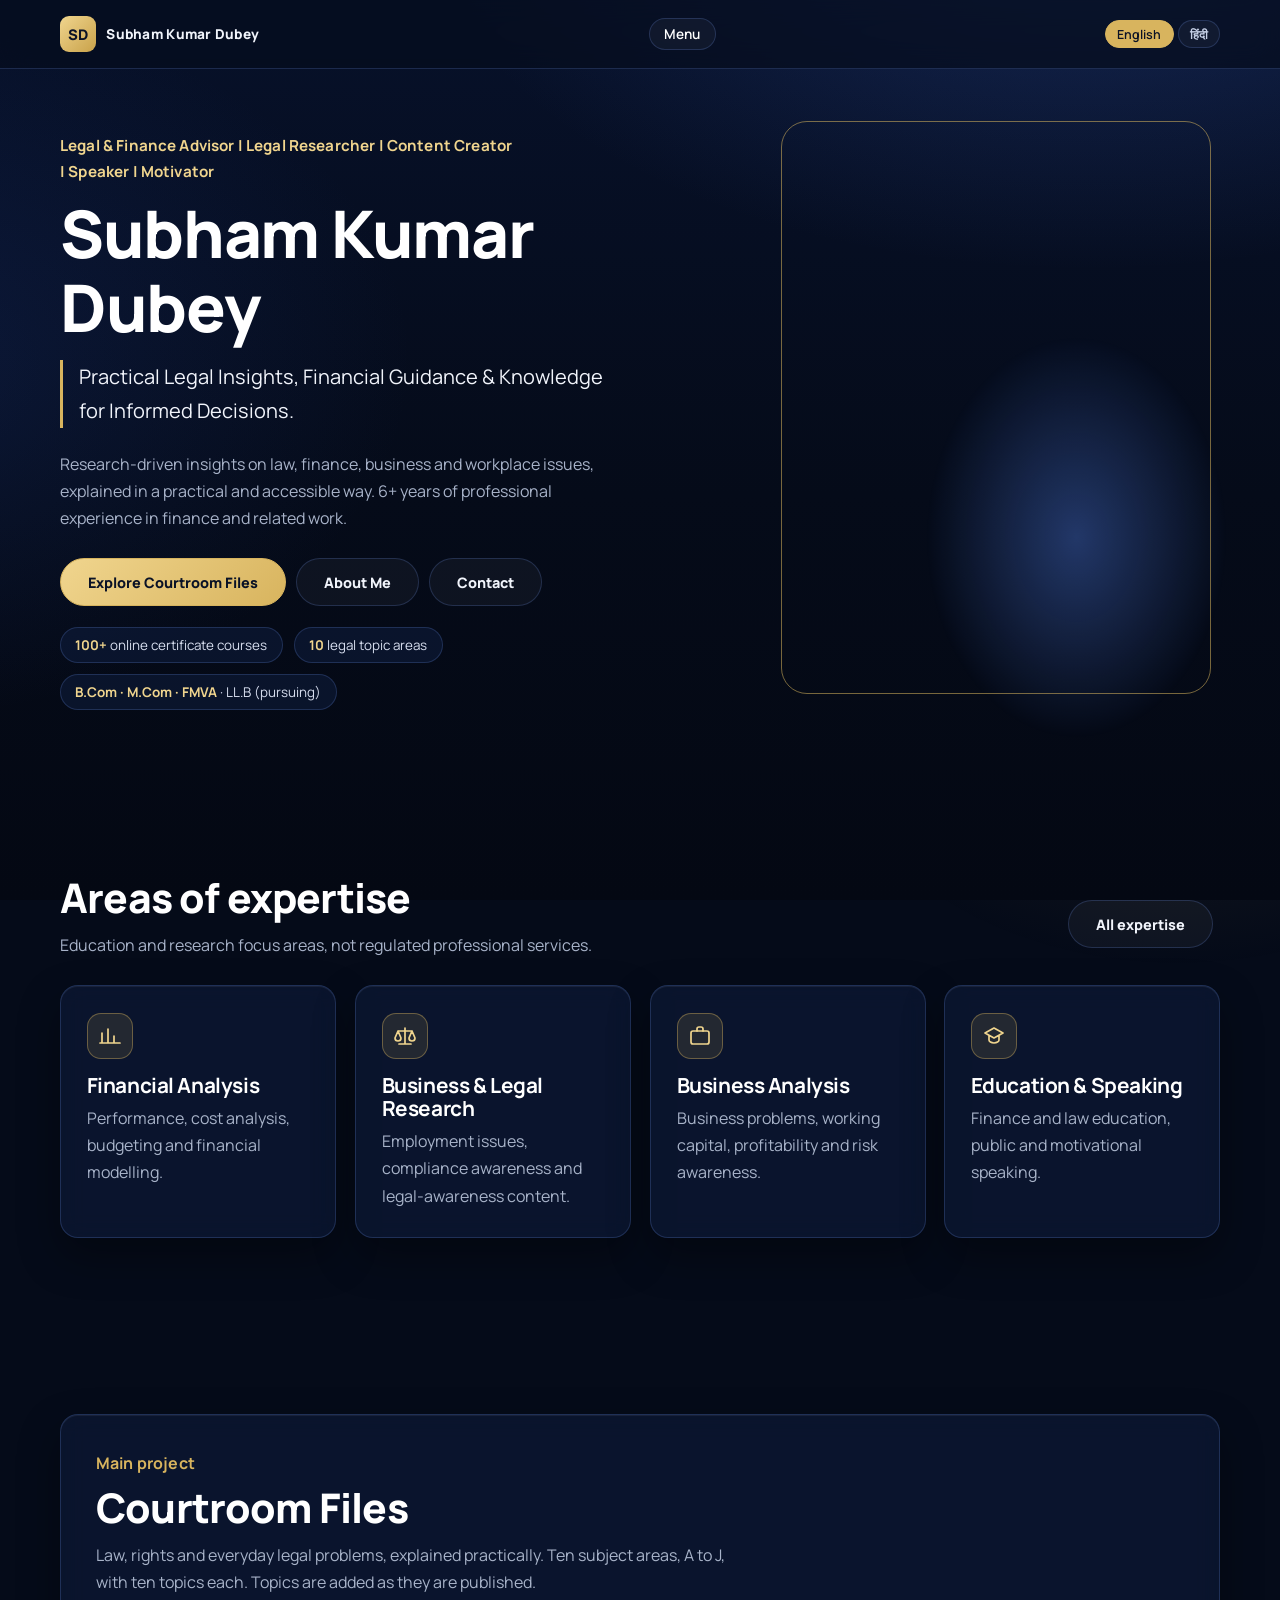
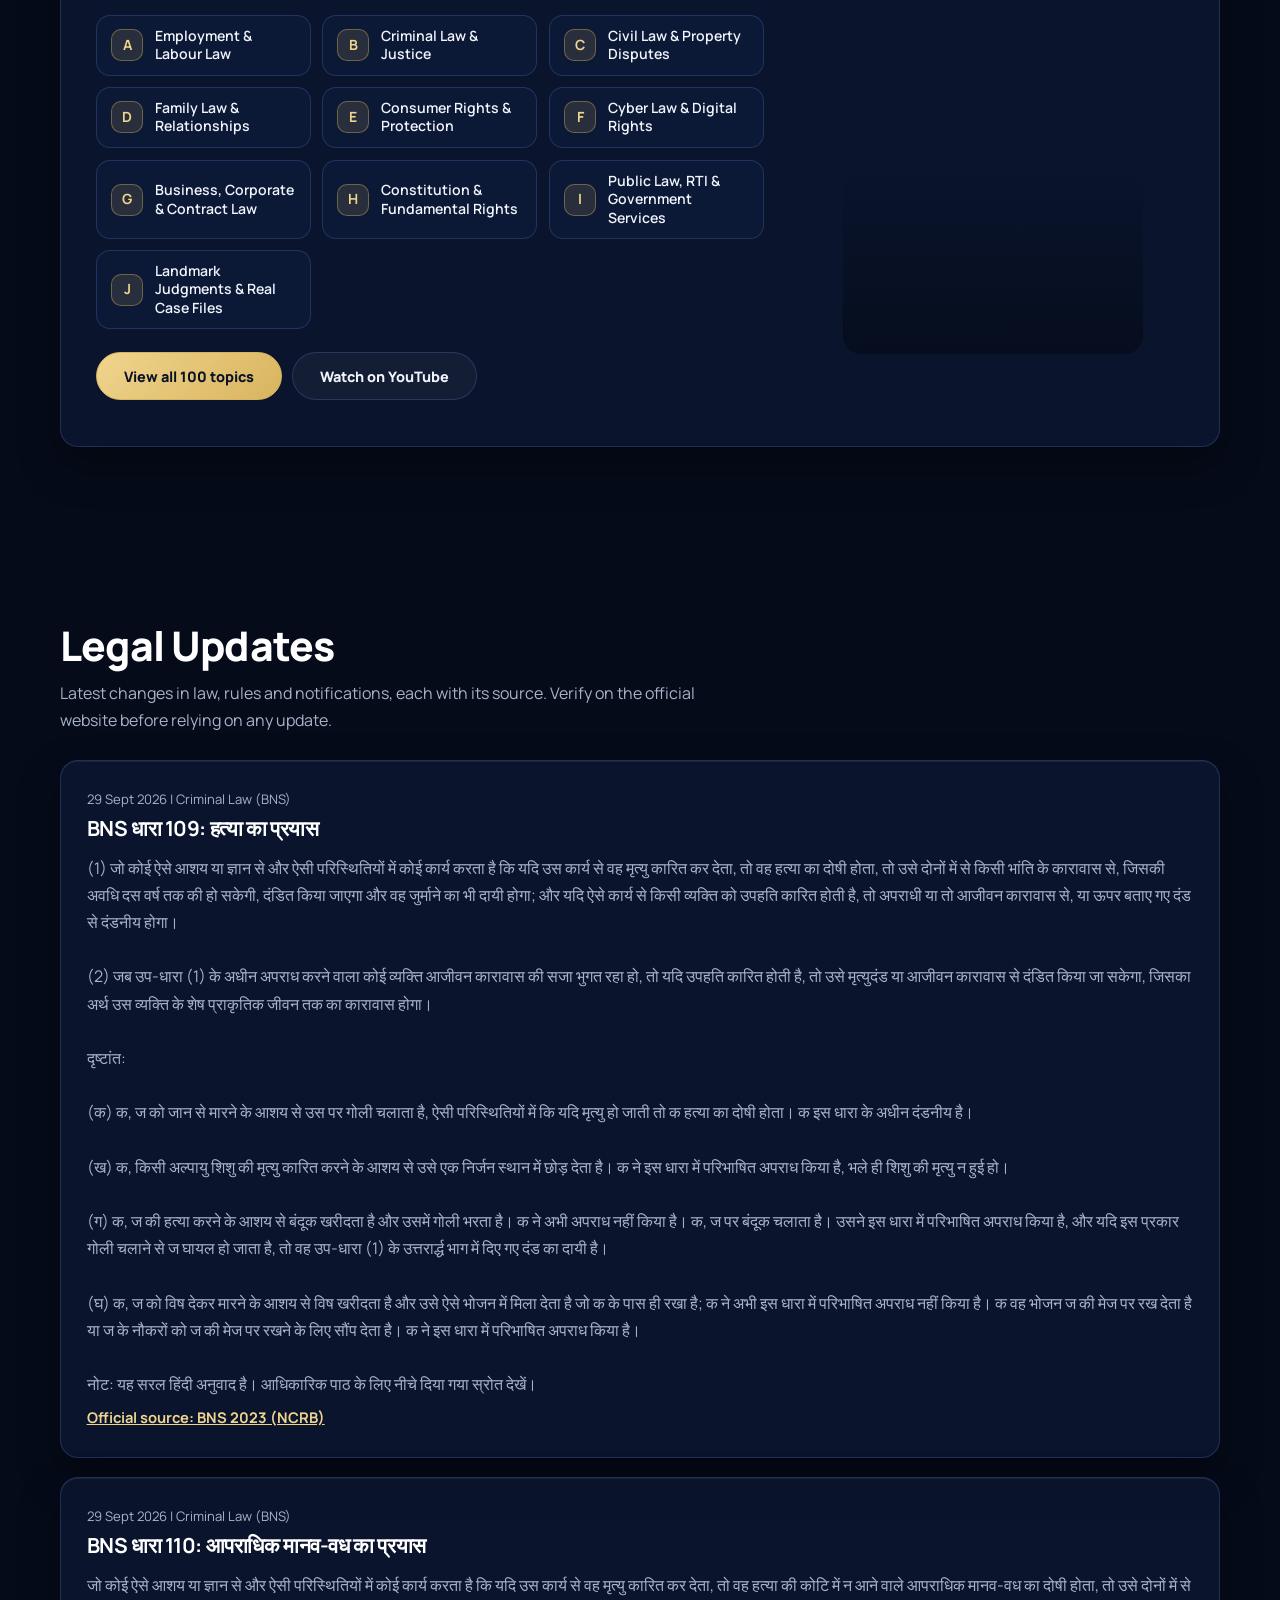
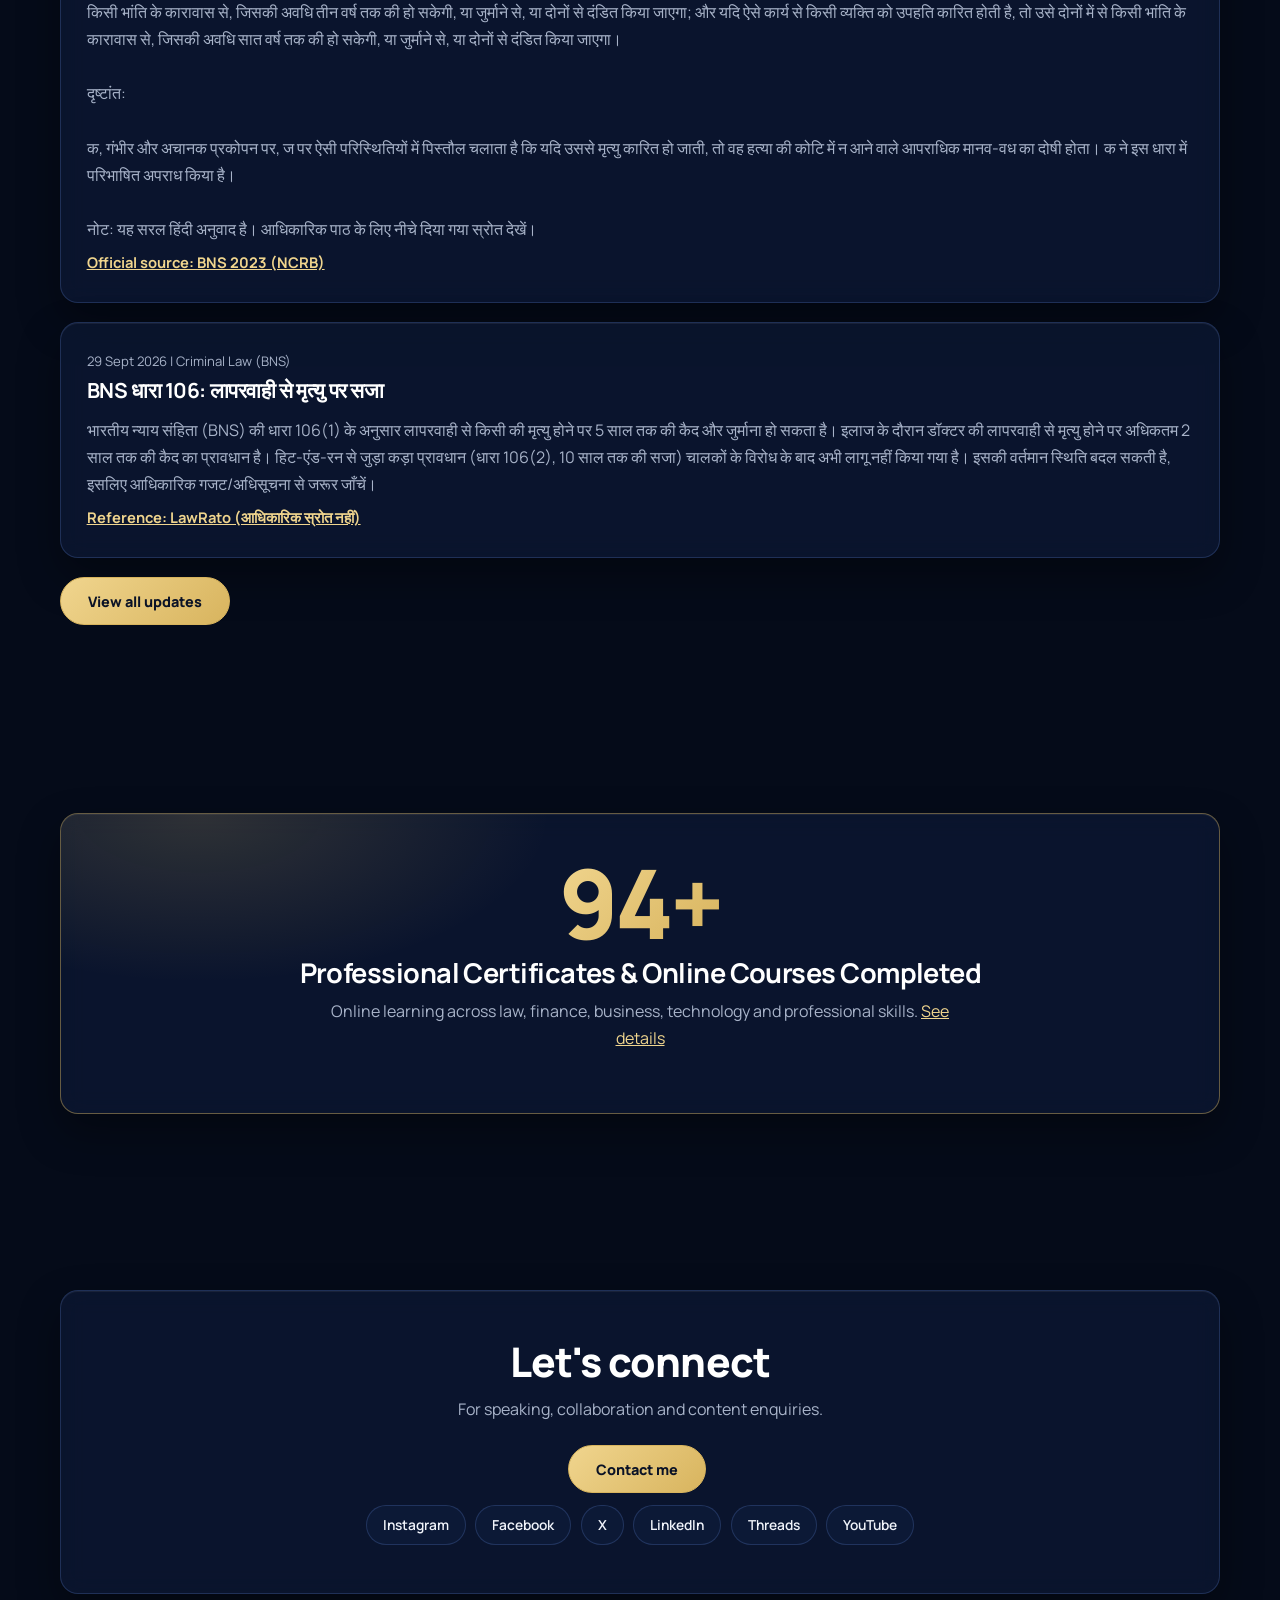
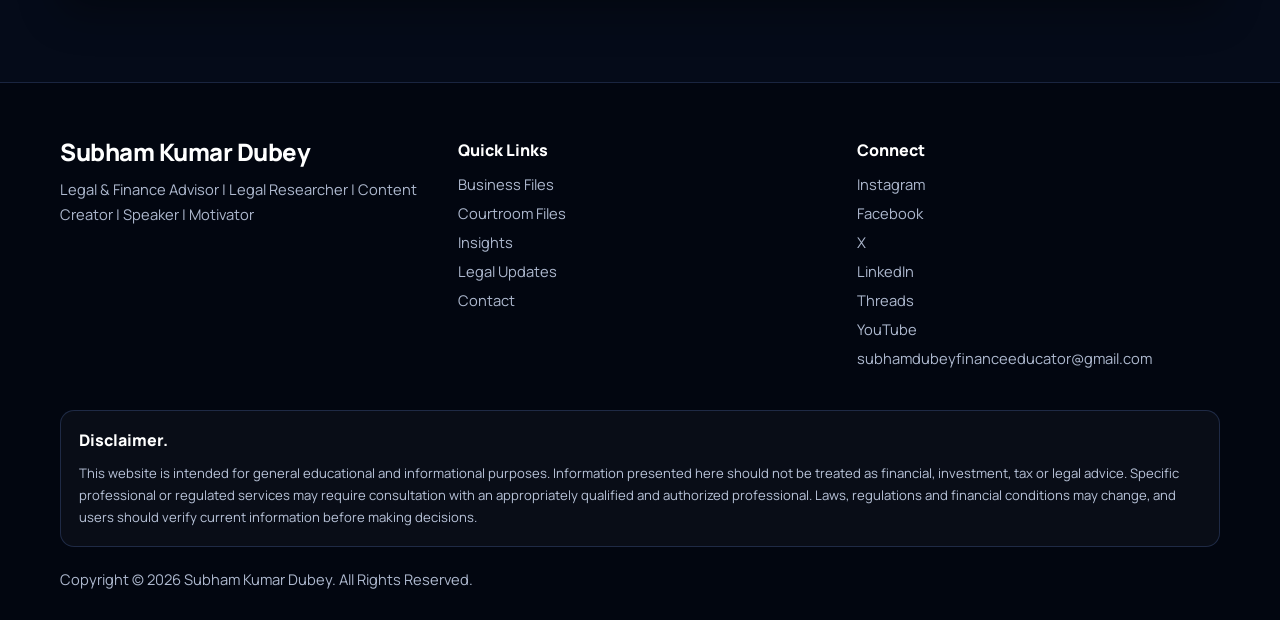
<file: index.html>
<!DOCTYPE html>
<html lang="en"><head><meta charset="utf-8"><meta name="viewport" content="width=device-width, initial-scale=1">
<title>Subham Kumar Dubey | Legal & Finance Advisor | Legal Researcher</title><meta name="description" content="Official professional website of Subham Kumar Dubey — Legal & Finance Advisor, Legal Researcher, Content Creator, Speaker and Motivator. Explore Courtroom Files, Business Files, and finance, business and legal-awareness insights.">
<link rel="canonical" href="https://subhamkumardubey.in/"><meta name="google-site-verification" content="cr_I2GuQfZ3PBNp64JvcGpSjWkmOKsCxDkZqNpQrjfA" />
<link rel="icon" href="data:image/svg+xml,%3Csvg xmlns='http://www.w3.org/2000/svg' viewBox='0 0 64 64'%3E%3Crect width='64' height='64' rx='10' fill='%23050b19'/%3E%3Ctext x='32' y='43' font-family='Georgia' font-size='30' font-weight='700' text-anchor='middle' fill='%23c9a85c'%3ESD%3C/text%3E%3C/svg%3E">
<meta property="og:type" content="website"><meta property="og:title" content="Subham Kumar Dubey | Legal & Finance Advisor | Legal Researcher"><meta property="og:description" content="Official professional website of Subham Kumar Dubey — Legal & Finance Advisor, Legal Researcher, Content Creator, Speaker and Motivator. Explore Courtroom Files, Business Files, and finance, business and legal-awareness insights."><meta property="og:url" content="https://subhamkumardubey.in/"><meta property="og:image" content="https://subhamkumardubey.in/subham.jpg"><meta property="og:image:width" content="1086"><meta property="og:image:height" content="1448"><meta name="twitter:card" content="summary_large_image"><meta name="theme-color" content="#050b19">
<link rel="preconnect" href="https://fonts.googleapis.com"><link rel="preconnect" href="https://fonts.gstatic.com" crossorigin>
<link href="https://fonts.googleapis.com/css2?family=Manrope:wght@400;500;600;700;800&display=swap" rel="stylesheet">
<script>document.documentElement.classList.add('js')</script><link rel="stylesheet" href="/style.css"><script type="application/ld+json">{"@context": "https://schema.org", "@graph": [{"@type": "Person", "name": "Subham Kumar Dubey", "jobTitle": "Legal & Finance Advisor, Legal Researcher, Content Creator", "email": "subhamdubeyfinanceeducator@gmail.com", "url": "https://subhamkumardubey.in/", "address": {"@type": "PostalAddress", "addressLocality": "Gopalganj", "addressRegion": "Bihar", "postalCode": "841501", "addressCountry": "IN"}, "sameAs": ["https://www.instagram.com/subhamdubeymotivator?stkn=bG9yZzltd3d3cmpn", "https://www.facebook.com/share/19aoQWKmmm/", "https://x.com/subhamdubey96", "https://www.linkedin.com/in/subham-kumar-dubey-440105163?utm_source=share_via&utm_content=profile&utm_medium=member_android", "https://www.threads.com/@subhamdubeymotivator", "https://youtube.com/@mrsubhamdubey?si=CbLlRGkTgVJd8gwu"]}, {"@type": "WebSite", "name": "Subham Kumar Dubey", "url": "https://subhamkumardubey.in/"}]}</script>
<link rel="icon" type="image/png" href="/favicon.png"><script src="/updates.js"></script></head>
<body>
<div id="notice" class="notice" role="status" hidden></div>
<header><div class="w bar"><a class="logo" href="/" aria-label="Subham Kumar Dubey - Home"><svg viewBox="0 0 64 64" aria-hidden="true"><defs><linearGradient id="lg" x1="0" y1="0" x2="1" y2="1"><stop offset="0" stop-color="#f0d58e"/><stop offset="1" stop-color="#c9a24a"/></linearGradient></defs><rect width="64" height="64" rx="16" fill="url(#lg)"/><text x="32" y="43" font-family="Manrope,Arial,sans-serif" font-size="26" font-weight="800" text-anchor="middle" fill="#0a1226">SD</text></svg><span>Subham Kumar Dubey</span></a>
<button id="mb" aria-expanded="false" aria-controls="nav">Menu</button>
<nav id="nav" aria-label="Main"><ul><li><a href="/" data-i="home">Home</a></li><li><a href="/about" data-i="about">About</a></li><li><a href="/expertise" data-i="svc">Expertise</a></li><li><a href="/business-files" data-i="bf">Business Files</a></li><li><a href="/courtroom-files" data-i="cf">Courtroom Files</a></li><li><a href="/#updates" data-i="lu">Legal Updates</a></li><li><a href="/insights" data-i="ins">Insights</a></li><li><a href="/resources" data-i="res">Resources</a></li><li><a href="/speaking" data-i="spk">Speaking</a></li><li><a href="/contact" data-i="con">Contact</a></li></ul></nav>
<div class="lang" role="group" aria-label="Language"><button data-l="en" aria-pressed="true">English</button><button data-l="hi" aria-pressed="false" lang="hi">हिंदी</button></div></div></header>
<main id="main">
<section class="hero" id="home"><div class="w">
<div class="txt"><p class="role">Legal &amp; Finance Advisor | Legal Researcher | Content Creator | Speaker | Motivator</p>
<h1>Subham Kumar Dubey</h1>
<p class="quote" data-i="h1">Practical Legal Insights, Financial Guidance &amp; Knowledge for Informed Decisions.</p>
<p class="s">Research-driven insights on law, finance, business and workplace issues, explained in a practical and accessible way. 6+ years of professional experience in finance and related work.</p>
<p><a class="btn" href="/courtroom-files">Explore Courtroom Files</a> <a class="btn o" href="/about">About Me</a> <a class="btn o" href="/contact">Contact</a></p>
<div class="stats"><span><b>100+</b> online certificate courses</span><span><b>10</b> legal topic areas</span><span><b>B.Com · M.Com · FMVA</b> · LL.B (pursuing)</span></div></div>
<figure class="ph"><img src="/subham.jpg" alt="Portrait of Subham Kumar Dubey" width="900" height="1200" fetchpriority="high"></figure></div></section>

<section id="expertise"><div class="w"><div class="sh"><div><h2>Areas of expertise</h2><p class="lead">Education and research focus areas, not regulated professional services.</p></div><a class="btn o" href="/expertise">All expertise</a></div>
<div class="grid">
<div class="card"><span class="ico"><svg viewBox="0 0 24 24"><path d="M4 19V9M10 19V5M16 19v-7M22 19H2"/></svg></span><h3>Financial Analysis</h3><p style="color:var(--muted)">Performance, cost analysis, budgeting and financial modelling.</p></div>
<div class="card"><span class="ico"><svg viewBox="0 0 24 24"><path d="M12 4v16M6 20h12M5 7h14M5 7l-3 7a3 3 0 0 0 6 0L5 7zM19 7l-3 7a3 3 0 0 0 6 0l-3-7z"/></svg></span><h3>Business &amp; Legal Research</h3><p style="color:var(--muted)">Employment issues, compliance awareness and legal-awareness content.</p></div>
<div class="card"><span class="ico"><svg viewBox="0 0 24 24"><rect x="3" y="7" width="18" height="13" rx="2"/><path d="M9 7V5a2 2 0 0 1 2-2h2a2 2 0 0 1 2 2v2"/></svg></span><h3>Business Analysis</h3><p style="color:var(--muted)">Business problems, working capital, profitability and risk awareness.</p></div>
<div class="card"><span class="ico"><svg viewBox="0 0 24 24"><path d="M3 9l9-5 9 5-9 5-9-5zM7 11.5V16c0 1.5 2.2 3 5 3s5-1.5 5-3v-4.5"/></svg></span><h3>Education &amp; Speaking</h3><p style="color:var(--muted)">Finance and law education, public and motivational speaking.</p></div></div></div></section>

<section id="courtroom"><div class="w"><div class="glass feature"><div><p class="tag">Main project</p><h2>Courtroom Files</h2><p class="lead" style="margin-bottom:1.2rem">Law, rights and everyday legal problems, explained practically. Ten subject areas, A to J, with ten topics each. Topics are added as they are published.</p>
<div class="chips"><a href="/courtroom-files#cat-a"><b>A</b><span>Employment &amp; Labour Law</span></a><a href="/courtroom-files#cat-b"><b>B</b><span>Criminal Law &amp; Justice</span></a><a href="/courtroom-files#cat-c"><b>C</b><span>Civil Law &amp; Property Disputes</span></a><a href="/courtroom-files#cat-d"><b>D</b><span>Family Law &amp; Relationships</span></a><a href="/courtroom-files#cat-e"><b>E</b><span>Consumer Rights &amp; Protection</span></a><a href="/courtroom-files#cat-f"><b>F</b><span>Cyber Law &amp; Digital Rights</span></a><a href="/courtroom-files#cat-g"><b>G</b><span>Business, Corporate &amp; Contract Law</span></a><a href="/courtroom-files#cat-h"><b>H</b><span>Constitution &amp; Fundamental Rights</span></a><a href="/courtroom-files#cat-i"><b>I</b><span>Public Law, RTI &amp; Government Services</span></a><a href="/courtroom-files#cat-j"><b>J</b><span>Landmark Judgments &amp; Real Case Files</span></a></div>
<p style="margin-top:1.4rem"><a class="btn" href="/courtroom-files">View all 100 topics</a> <a class="btn o" href="https://youtube.com/@mrsubhamdubey" target="_blank" rel="noopener">Watch on YouTube</a></p></div>
<figure class="vis"><img src="/themis-justice.jpg" alt="Bronze statue of Lady Justice holding the scales of justice" width="411" height="615" loading="lazy" decoding="async"></figure></div></div></section>

<section id="updates"><div class="w"><div class="sh"><div><h2>Legal Updates</h2><p class="lead">Latest changes in law, rules and notifications, each with its source. Verify on the official website before relying on any update.</p></div></div>
<div class="grid" style="grid-template-columns:1fr" id="updList" data-limit="3"></div>
<p style="margin-top:1.2rem"><a class="btn d" href="/legal-updates">View all updates</a></p></div></section>

<section id="achievements"><div class="w"><div class="glass cert" style="display:block;text-align:center"><p class="big" style="display:inline-block">100+</p><h3 style="margin-top:.4rem">Professional Certificates &amp; Online Courses Completed</h3><p class="lead" style="margin:.6rem auto 1.2rem">Online learning across law, finance, business, technology and professional skills. <a href="/about#certifications" style="color:var(--gold2)">See details</a></p></div></div></section>

<section id="connect"><div class="w"><div class="glass cta"><h2>Let's connect</h2><p class="lead">For speaking, collaboration and content enquiries.</p>
<p><a class="btn" href="/contact">Contact me</a></p>
<ul class="soc" style="justify-content:center"><li><a href="https://www.instagram.com/subhamdubeymotivator?stkn=bG9yZzltd3d3cmpn" target="_blank" rel="noopener me">Instagram</a></li><li><a href="https://www.facebook.com/share/19aoQWKmmm/" target="_blank" rel="noopener me">Facebook</a></li><li><a href="https://x.com/subhamdubey96" target="_blank" rel="noopener me">X</a></li><li><a href="https://www.linkedin.com/in/subham-kumar-dubey-440105163?utm_source=share_via&amp;utm_content=profile&amp;utm_medium=member_android" target="_blank" rel="noopener me">LinkedIn</a></li><li><a href="https://www.threads.com/@subhamdubeymotivator" target="_blank" rel="noopener me">Threads</a></li><li><a href="https://youtube.com/@mrsubhamdubey?si=CbLlRGkTgVJd8gwu" target="_blank" rel="noopener me">YouTube</a></li></ul></div></div></section>
</main>
<footer><div class="w"><div class="grid"><div><h2>Subham Kumar Dubey</h2><p>Legal &amp; Finance Advisor | Legal Researcher | Content Creator | Speaker | Motivator</p></div>
<div><strong>Quick Links</strong><ul><li><a href="/business-files">Business Files</a></li><li><a href="/courtroom-files">Courtroom Files</a></li><li><a href="/insights">Insights</a></li><li><a href="/legal-updates">Legal Updates</a></li><li><a href="/contact">Contact</a></li></ul></div>
<div><strong>Connect</strong><ul><li><a href="https://www.instagram.com/subhamdubeymotivator?stkn=bG9yZzltd3d3cmpn" target="_blank" rel="noopener me">Instagram</a></li><li><a href="https://www.facebook.com/share/19aoQWKmmm/" target="_blank" rel="noopener me">Facebook</a></li><li><a href="https://x.com/subhamdubey96" target="_blank" rel="noopener me">X</a></li><li><a href="https://www.linkedin.com/in/subham-kumar-dubey-440105163?utm_source=share_via&amp;utm_content=profile&amp;utm_medium=member_android" target="_blank" rel="noopener me">LinkedIn</a></li><li><a href="https://www.threads.com/@subhamdubeymotivator" target="_blank" rel="noopener me">Threads</a></li><li><a href="https://youtube.com/@mrsubhamdubey?si=CbLlRGkTgVJd8gwu" target="_blank" rel="noopener me">YouTube</a></li><li><a href="mailto:subhamdubeyfinanceeducator@gmail.com">subhamdubeyfinanceeducator@gmail.com</a></li></ul></div></div>
<p class="disc" id="disclaimer"><strong>Disclaimer.</strong> This website is intended for general educational and informational purposes. Information presented here should not be treated as financial, investment, tax or legal advice. Specific professional or regulated services may require consultation with an appropriately qualified and authorized professional. Laws, regulations and financial conditions may change, and users should verify current information before making decisions.</p>
<p>Copyright © <span id="yr">2026</span> Subham Kumar Dubey. All Rights Reserved.</p></div></footer>
<script src="/main.js"></script></body></html>
</file>
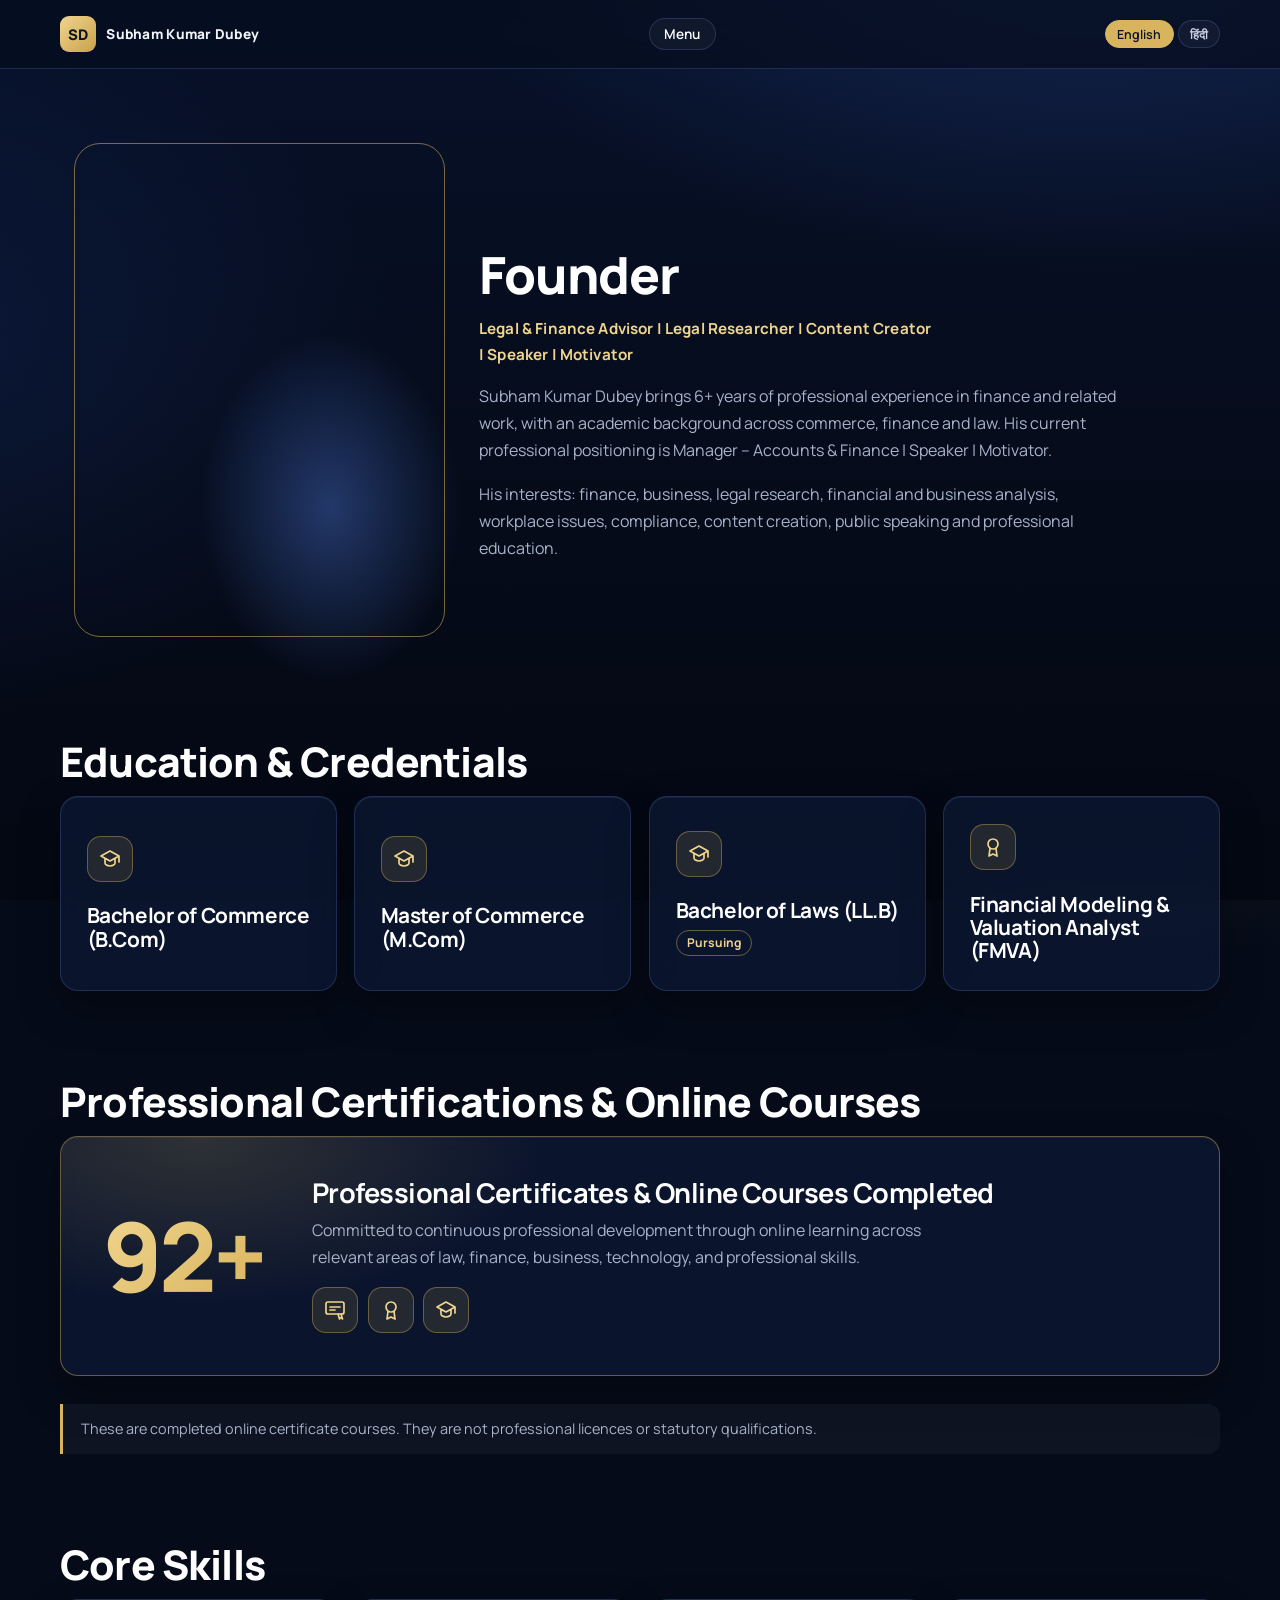
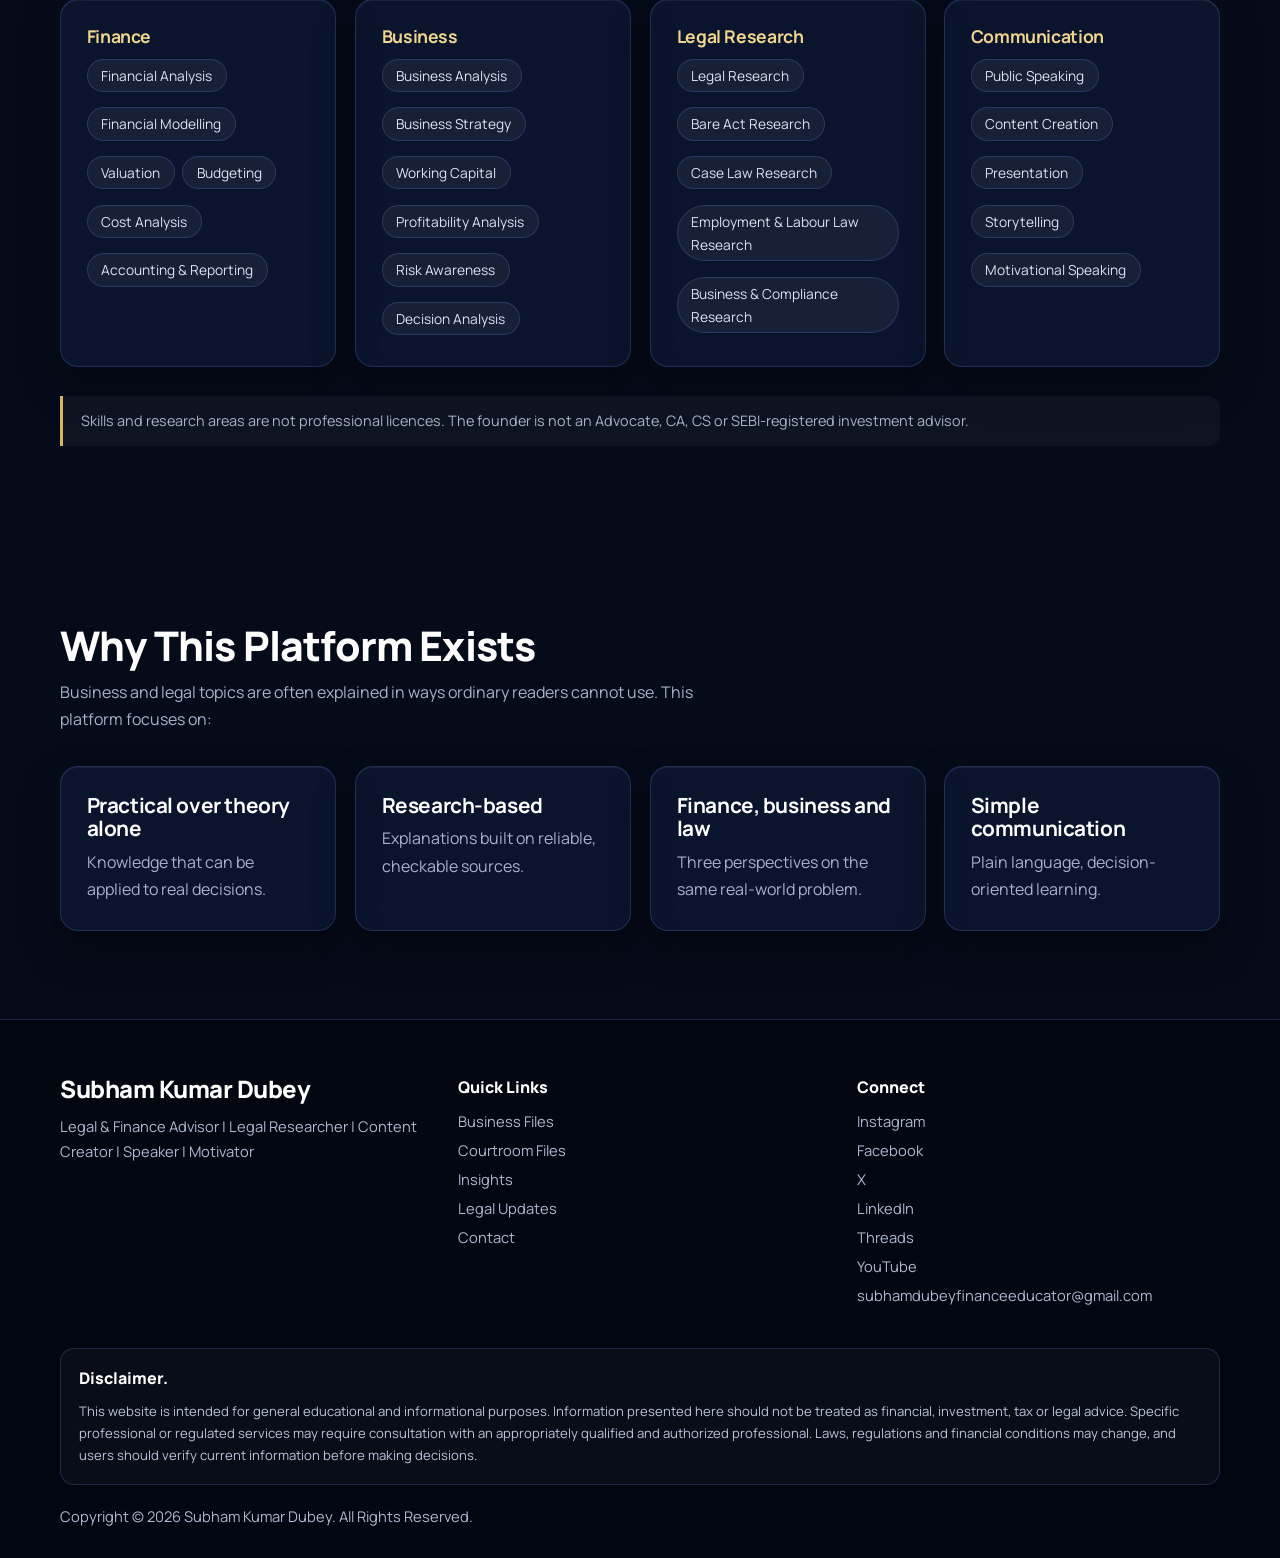
<file: about.html>
<!DOCTYPE html>
<html lang="en"><head><meta charset="utf-8"><meta name="viewport" content="width=device-width, initial-scale=1">
<title>About | Subham Kumar Dubey</title><meta name="description" content="Founder profile, education, 100+ online certificate courses and core skills of Subham Kumar Dubey, and why this platform exists.">
<link rel="canonical" href="https://subhamkumardubey.in/about">
<link rel="icon" href="data:image/svg+xml,%3Csvg xmlns='http://www.w3.org/2000/svg' viewBox='0 0 64 64'%3E%3Crect width='64' height='64' rx='10' fill='%23050b19'/%3E%3Ctext x='32' y='43' font-family='Georgia' font-size='30' font-weight='700' text-anchor='middle' fill='%23c9a85c'%3ESD%3C/text%3E%3C/svg%3E">
<meta property="og:type" content="website"><meta property="og:site_name" content="Subham Kumar Dubey"><meta property="og:title" content="About | Subham Kumar Dubey"><meta property="og:description" content="Founder profile, education, 100+ online certificate courses and core skills of Subham Kumar Dubey, and why this platform exists."><meta property="og:url" content="https://subhamkumardubey.in/about"><meta property="og:image" content="https://subhamkumardubey.in/subham.jpg"><meta name="theme-color" content="#050b19">
<link rel="preconnect" href="https://fonts.googleapis.com"><link rel="preconnect" href="https://fonts.gstatic.com" crossorigin>
<link href="https://fonts.googleapis.com/css2?family=Manrope:wght@400;500;600;700;800&display=swap" rel="stylesheet">
<script>document.documentElement.classList.add('js')</script><link rel="stylesheet" href="/style.css">
<link rel="icon" type="image/png" href="/favicon.png"><script src="/updates.js"></script></head>
<body>
<div id="notice" class="notice" role="status" hidden></div>
<header><div class="w bar"><a class="logo" href="/" aria-label="Subham Kumar Dubey - Home"><svg viewBox="0 0 64 64" aria-hidden="true"><defs><linearGradient id="lg" x1="0" y1="0" x2="1" y2="1"><stop offset="0" stop-color="#f0d58e"/><stop offset="1" stop-color="#c9a24a"/></linearGradient></defs><rect width="64" height="64" rx="16" fill="url(#lg)"/><text x="32" y="43" font-family="Manrope,Arial,sans-serif" font-size="26" font-weight="800" text-anchor="middle" fill="#0a1226">SD</text></svg><span>Subham Kumar Dubey</span></a>
<button id="mb" aria-expanded="false" aria-controls="nav">Menu</button>
<nav id="nav" aria-label="Main"><ul><li><a href="/" data-i="home">Home</a></li><li><a href="/about" data-i="about">About</a></li><li><a href="/expertise" data-i="svc">Expertise</a></li><li><a href="/business-files" data-i="bf">Business Files</a></li><li><a href="/courtroom-files" data-i="cf">Courtroom Files</a></li><li><a href="/#updates" data-i="lu">Legal Updates</a></li><li><a href="/insights" data-i="ins">Insights</a></li><li><a href="/resources" data-i="res">Resources</a></li><li><a href="/speaking" data-i="spk">Speaking</a></li><li><a href="/contact" data-i="con">Contact</a></li></ul></nav>
<div class="lang" role="group" aria-label="Language"><button data-l="en" aria-pressed="true">English</button><button data-l="hi" aria-pressed="false" lang="hi">हिंदी</button></div></div></header>
<main id="main">
<section id="about"><div class="w"><div class="fnd"><figure class="ph"><img src="/subham.jpg" alt="Subham Kumar Dubey in his office" width="900" height="1200" fetchpriority="high"></figure>
<div><h1 class="ph1">Founder</h1><p class="role" style="margin-bottom:1rem">Legal &amp; Finance Advisor | Legal Researcher | Content Creator | Speaker | Motivator</p>
<p class="lead" style="margin-bottom:1rem">Subham Kumar Dubey brings 6+ years of professional experience in finance and related work, with an academic background across commerce, finance and law. His current professional positioning is Manager – Accounts &amp; Finance | Speaker | Motivator.</p>
<p class="lead" style="margin:0">His interests: finance, business, legal research, financial and business analysis, workplace issues, compliance, content creation, public speaking and professional education.</p></div></div></div></section>

<section id="education" style="padding-top:0"><div class="w"><h2>Education &amp; Credentials</h2>
<div class="edu"><div class="card"><span class="ico"><svg viewBox="0 0 24 24"><path d="M3 9l9-5 9 5-9 5-9-5zM7 11.500V16c0 1.500 2.200 3 5 3s5-1.500 5-3v-4.500M21 9v6"/></svg></span><h3>Bachelor of Commerce (B.Com)</h3></div><div class="card"><span class="ico"><svg viewBox="0 0 24 24"><path d="M3 9l9-5 9 5-9 5-9-5zM7 11.500V16c0 1.500 2.200 3 5 3s5-1.500 5-3v-4.500M21 9v6"/></svg></span><h3>Master of Commerce (M.Com)</h3></div><div class="card"><span class="ico"><svg viewBox="0 0 24 24"><path d="M3 9l9-5 9 5-9 5-9-5zM7 11.500V16c0 1.500 2.200 3 5 3s5-1.500 5-3v-4.500M21 9v6"/></svg></span><h3>Bachelor of Laws (LL.B)</h3><span class="pill">Pursuing</span></div><div class="card"><span class="ico"><svg viewBox="0 0 24 24"><circle cx="12" cy="9" r="5"/><path d="M9 13.500L8 21l4-2 4 2-1-7.500"/></svg></span><h3>Financial Modeling &amp; Valuation Analyst (FMVA)</h3></div></div></div></section>

<section id="certifications" style="padding-top:0"><div class="w"><h2>Professional Certifications &amp; Online Courses</h2>
<div class="glass cert"><div class="big" aria-hidden="true">100+</div><div><h3><span class="sr">100+ </span>Professional Certificates &amp; Online Courses Completed</h3><p class="lead" style="margin:.5rem 0 0">Committed to continuous professional development through online learning across relevant areas of law, finance, business, technology, and professional skills.</p>
<div class="row"><span class="ico"><svg viewBox="0 0 24 24"><rect x="3" y="4" width="18" height="12" rx="2"/><path d="M7 9h10M7 12h5M15 16l1.5 5 1.5-1.5L19.500 21l-1.500-5"/></svg></span><span class="ico"><svg viewBox="0 0 24 24"><circle cx="12" cy="9" r="5"/><path d="M9 13.500L8 21l4-2 4 2-1-7.500"/></svg></span><span class="ico"><svg viewBox="0 0 24 24"><path d="M3 9l9-5 9 5-9 5-9-5zM7 11.500V16c0 1.500 2.200 3 5 3s5-1.500 5-3v-4.500M21 9v6"/></svg></span></div></div></div>
<p class="note">These are completed online certificate courses. They are not professional licences or statutory qualifications.</p></div></section>

<section id="skills" style="padding-top:0"><div class="w"><h2>Core Skills</h2><div class="skg"><div class="card sk"><h3>Finance</h3><ul><li>Financial Analysis</li><li>Financial Modelling</li><li>Valuation</li><li>Budgeting</li><li>Cost Analysis</li><li>Accounting &amp; Reporting</li></ul></div><div class="card sk"><h3>Business</h3><ul><li>Business Analysis</li><li>Business Strategy</li><li>Working Capital</li><li>Profitability Analysis</li><li>Risk Awareness</li><li>Decision Analysis</li></ul></div><div class="card sk"><h3>Legal Research</h3><ul><li>Legal Research</li><li>Bare Act Research</li><li>Case Law Research</li><li>Employment &amp; Labour Law Research</li><li>Business &amp; Compliance Research</li></ul></div><div class="card sk"><h3>Communication</h3><ul><li>Public Speaking</li><li>Content Creation</li><li>Presentation</li><li>Storytelling</li><li>Motivational Speaking</li></ul></div></div>
<p class="note">Skills and research areas are not professional licences. The founder is not an Advocate, CA, CS or SEBI-registered investment advisor.</p></div></section>

<section id="why"><div class="w"><h2>Why This Platform Exists</h2><p class="lead">Business and legal topics are often explained in ways ordinary readers cannot use. This platform focuses on:</p>
<div class="grid"><div class="card"><h3>Practical over theory alone</h3><p style="color:var(--muted)">Knowledge that can be applied to real decisions.</p></div><div class="card"><h3>Research-based</h3><p style="color:var(--muted)">Explanations built on reliable, checkable sources.</p></div><div class="card"><h3>Finance, business and law</h3><p style="color:var(--muted)">Three perspectives on the same real-world problem.</p></div><div class="card"><h3>Simple communication</h3><p style="color:var(--muted)">Plain language, decision-oriented learning.</p></div></div></div></section>
</main>
<footer><div class="w"><div class="grid"><div><h2>Subham Kumar Dubey</h2><p>Legal &amp; Finance Advisor | Legal Researcher | Content Creator | Speaker | Motivator</p></div>
<div><strong>Quick Links</strong><ul><li><a href="/business-files">Business Files</a></li><li><a href="/courtroom-files">Courtroom Files</a></li><li><a href="/insights">Insights</a></li><li><a href="/legal-updates">Legal Updates</a></li><li><a href="/contact">Contact</a></li></ul></div>
<div><strong>Connect</strong><ul><li><a href="https://www.instagram.com/subhamdubeymotivator" target="_blank" rel="noopener me">Instagram</a></li><li><a href="https://www.facebook.com/share/19aoQWKmmm/" target="_blank" rel="noopener me">Facebook</a></li><li><a href="https://x.com/subhamdubey96" target="_blank" rel="noopener me">X</a></li><li><a href="https://www.linkedin.com/in/subham-kumar-dubey-440105163" target="_blank" rel="noopener me">LinkedIn</a></li><li><a href="https://www.threads.com/@subhamdubeymotivator" target="_blank" rel="noopener me">Threads</a></li><li><a href="https://youtube.com/@mrsubhamdubey" target="_blank" rel="noopener me">YouTube</a></li><li><a href="mailto:subhamdubeyfinanceeducator@gmail.com">subhamdubeyfinanceeducator@gmail.com</a></li></ul></div></div>
<p class="disc" id="disclaimer"><strong>Disclaimer.</strong> This website is intended for general educational and informational purposes. Information presented here should not be treated as financial, investment, tax or legal advice. Specific professional or regulated services may require consultation with an appropriately qualified and authorized professional. Laws, regulations and financial conditions may change, and users should verify current information before making decisions.</p>
<p>Copyright © <span id="yr">2026</span> Subham Kumar Dubey. All Rights Reserved.</p></div></footer>
<script src="/main.js"></script></body></html>
</file>
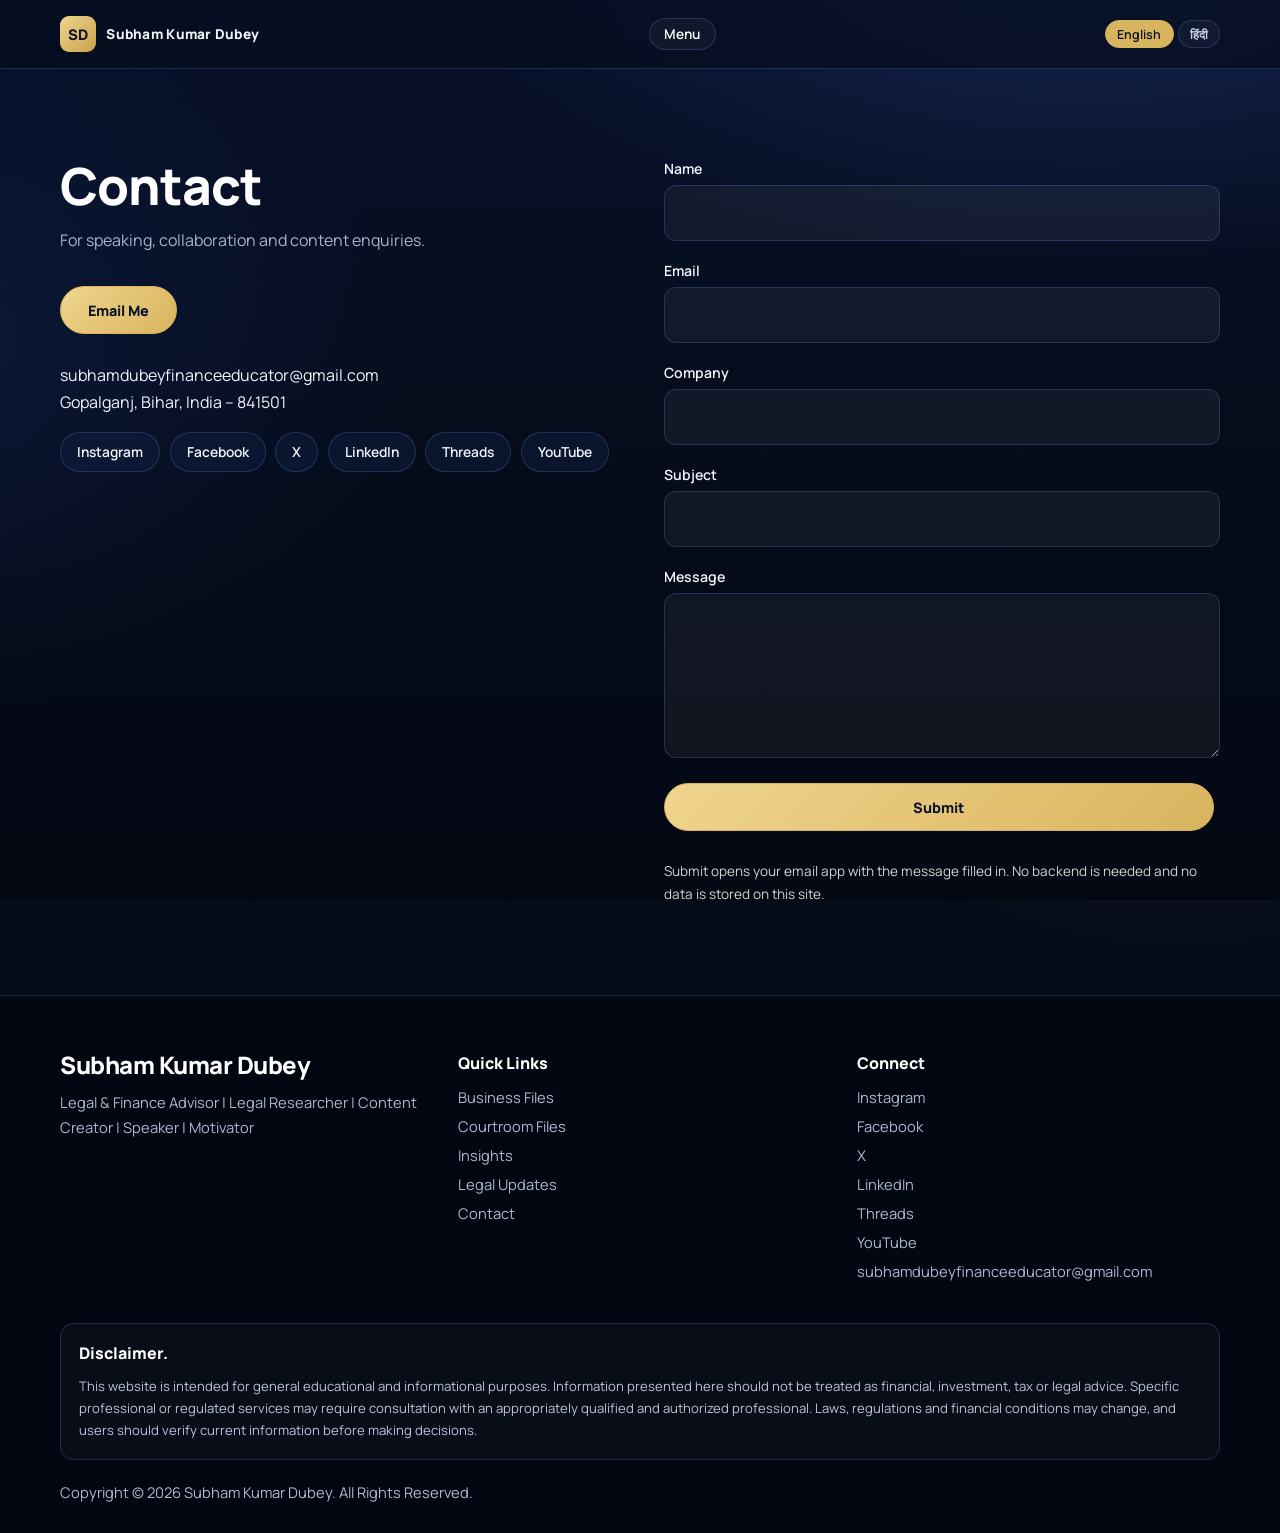
<file: contact.html>
<!DOCTYPE html>
<html lang="en"><head><meta charset="utf-8"><meta name="viewport" content="width=device-width, initial-scale=1">
<title>Contact | Subham Kumar Dubey</title><meta name="description" content="Contact Subham Kumar Dubey for speaking, collaboration and content enquiries.">
<link rel="canonical" href="https://subhamkumardubey.in/contact">
<link rel="icon" href="data:image/svg+xml,%3Csvg xmlns='http://www.w3.org/2000/svg' viewBox='0 0 64 64'%3E%3Crect width='64' height='64' rx='10' fill='%23050b19'/%3E%3Ctext x='32' y='43' font-family='Georgia' font-size='30' font-weight='700' text-anchor='middle' fill='%23c9a85c'%3ESD%3C/text%3E%3C/svg%3E">
<meta property="og:type" content="website"><meta property="og:site_name" content="Subham Kumar Dubey"><meta property="og:title" content="Contact | Subham Kumar Dubey"><meta property="og:description" content="Contact Subham Kumar Dubey for speaking, collaboration and content enquiries."><meta property="og:url" content="https://subhamkumardubey.in/contact"><meta property="og:image" content="https://subhamkumardubey.in/subham.jpg"><meta name="theme-color" content="#050b19">
<link rel="preconnect" href="https://fonts.googleapis.com"><link rel="preconnect" href="https://fonts.gstatic.com" crossorigin>
<link href="https://fonts.googleapis.com/css2?family=Manrope:wght@400;500;600;700;800&display=swap" rel="stylesheet">
<script>document.documentElement.classList.add('js')</script><link rel="stylesheet" href="/style.css">
<link rel="icon" type="image/png" href="/favicon.png"><script src="/updates.js"></script></head>
<body>
<div id="notice" class="notice" role="status" hidden></div>
<header><div class="w bar"><a class="logo" href="/" aria-label="Subham Kumar Dubey - Home"><svg viewBox="0 0 64 64" aria-hidden="true"><defs><linearGradient id="lg" x1="0" y1="0" x2="1" y2="1"><stop offset="0" stop-color="#f0d58e"/><stop offset="1" stop-color="#c9a24a"/></linearGradient></defs><rect width="64" height="64" rx="16" fill="url(#lg)"/><text x="32" y="43" font-family="Manrope,Arial,sans-serif" font-size="26" font-weight="800" text-anchor="middle" fill="#0a1226">SD</text></svg><span>Subham Kumar Dubey</span></a>
<button id="mb" aria-expanded="false" aria-controls="nav">Menu</button>
<nav id="nav" aria-label="Main"><ul><li><a href="/" data-i="home">Home</a></li><li><a href="/about" data-i="about">About</a></li><li><a href="/expertise" data-i="svc">Expertise</a></li><li><a href="/business-files" data-i="bf">Business Files</a></li><li><a href="/courtroom-files" data-i="cf">Courtroom Files</a></li><li><a href="/#updates" data-i="lu">Legal Updates</a></li><li><a href="/insights" data-i="ins">Insights</a></li><li><a href="/resources" data-i="res">Resources</a></li><li><a href="/speaking" data-i="spk">Speaking</a></li><li><a href="/contact" data-i="con">Contact</a></li></ul></nav>
<div class="lang" role="group" aria-label="Language"><button data-l="en" aria-pressed="true">English</button><button data-l="hi" aria-pressed="false" lang="hi">हिंदी</button></div></div></header>
<main id="main">
<section id="contact" ><div class="w grid" style="grid-template-columns:repeat(auto-fit,minmax(280px,1fr));gap:3rem">
<div><h1 class="ph1">Contact</h1><p class="lead">For speaking, collaboration and content enquiries.</p>
<p><a class="btn" href="mailto:subhamdubeyfinanceeducator@gmail.com">Email Me</a></p><p style="margin:1rem 0">subhamdubeyfinanceeducator@gmail.com<br>Gopalganj, Bihar, India – 841501</p>
<ul class="soc" aria-label="Social media"><li><a href="https://www.instagram.com/subhamdubeymotivator" target="_blank" rel="noopener me">Instagram</a></li><li><a href="https://www.facebook.com/share/19aoQWKmmm/" target="_blank" rel="noopener me">Facebook</a></li><li><a href="https://x.com/subhamdubey96" target="_blank" rel="noopener me">X</a></li><li><a href="https://www.linkedin.com/in/subham-kumar-dubey-440105163" target="_blank" rel="noopener me">LinkedIn</a></li><li><a href="https://www.threads.com/@subhamdubeymotivator" target="_blank" rel="noopener me">Threads</a></li><li><a href="https://youtube.com/@mrsubhamdubey" target="_blank" rel="noopener me">YouTube</a></li></ul></div>
<form id="cf" novalidate>
<div><label for="n">Name</label><input id="n" required autocomplete="name"></div><div><label for="e">Email</label><input id="e" type="email" required autocomplete="email"></div>
<div><label for="c">Company</label><input id="c" autocomplete="organization"></div><div><label for="s">Subject</label><input id="s" required></div>
<div><label for="m">Message</label><textarea id="m" rows="5" required></textarea></div>
<button class="btn" type="submit">Submit</button>
<p id="fm" role="status" style="font-size:.85rem;color:#d4d4d4">Submit opens your email app with the message filled in. No backend is needed and no data is stored on this site.</p></form></div></section>
</main>
<footer><div class="w"><div class="grid"><div><h2>Subham Kumar Dubey</h2><p>Legal &amp; Finance Advisor | Legal Researcher | Content Creator | Speaker | Motivator</p></div>
<div><strong>Quick Links</strong><ul><li><a href="/business-files">Business Files</a></li><li><a href="/courtroom-files">Courtroom Files</a></li><li><a href="/insights">Insights</a></li><li><a href="/legal-updates">Legal Updates</a></li><li><a href="/contact">Contact</a></li></ul></div>
<div><strong>Connect</strong><ul><li><a href="https://www.instagram.com/subhamdubeymotivator" target="_blank" rel="noopener me">Instagram</a></li><li><a href="https://www.facebook.com/share/19aoQWKmmm/" target="_blank" rel="noopener me">Facebook</a></li><li><a href="https://x.com/subhamdubey96" target="_blank" rel="noopener me">X</a></li><li><a href="https://www.linkedin.com/in/subham-kumar-dubey-440105163" target="_blank" rel="noopener me">LinkedIn</a></li><li><a href="https://www.threads.com/@subhamdubeymotivator" target="_blank" rel="noopener me">Threads</a></li><li><a href="https://youtube.com/@mrsubhamdubey" target="_blank" rel="noopener me">YouTube</a></li><li><a href="mailto:subhamdubeyfinanceeducator@gmail.com">subhamdubeyfinanceeducator@gmail.com</a></li></ul></div></div>
<p class="disc" id="disclaimer"><strong>Disclaimer.</strong> This website is intended for general educational and informational purposes. Information presented here should not be treated as financial, investment, tax or legal advice. Specific professional or regulated services may require consultation with an appropriately qualified and authorized professional. Laws, regulations and financial conditions may change, and users should verify current information before making decisions.</p>
<p>Copyright © <span id="yr">2026</span> Subham Kumar Dubey. All Rights Reserved.</p></div></footer>
<script src="/main.js"></script></body></html>
</file>
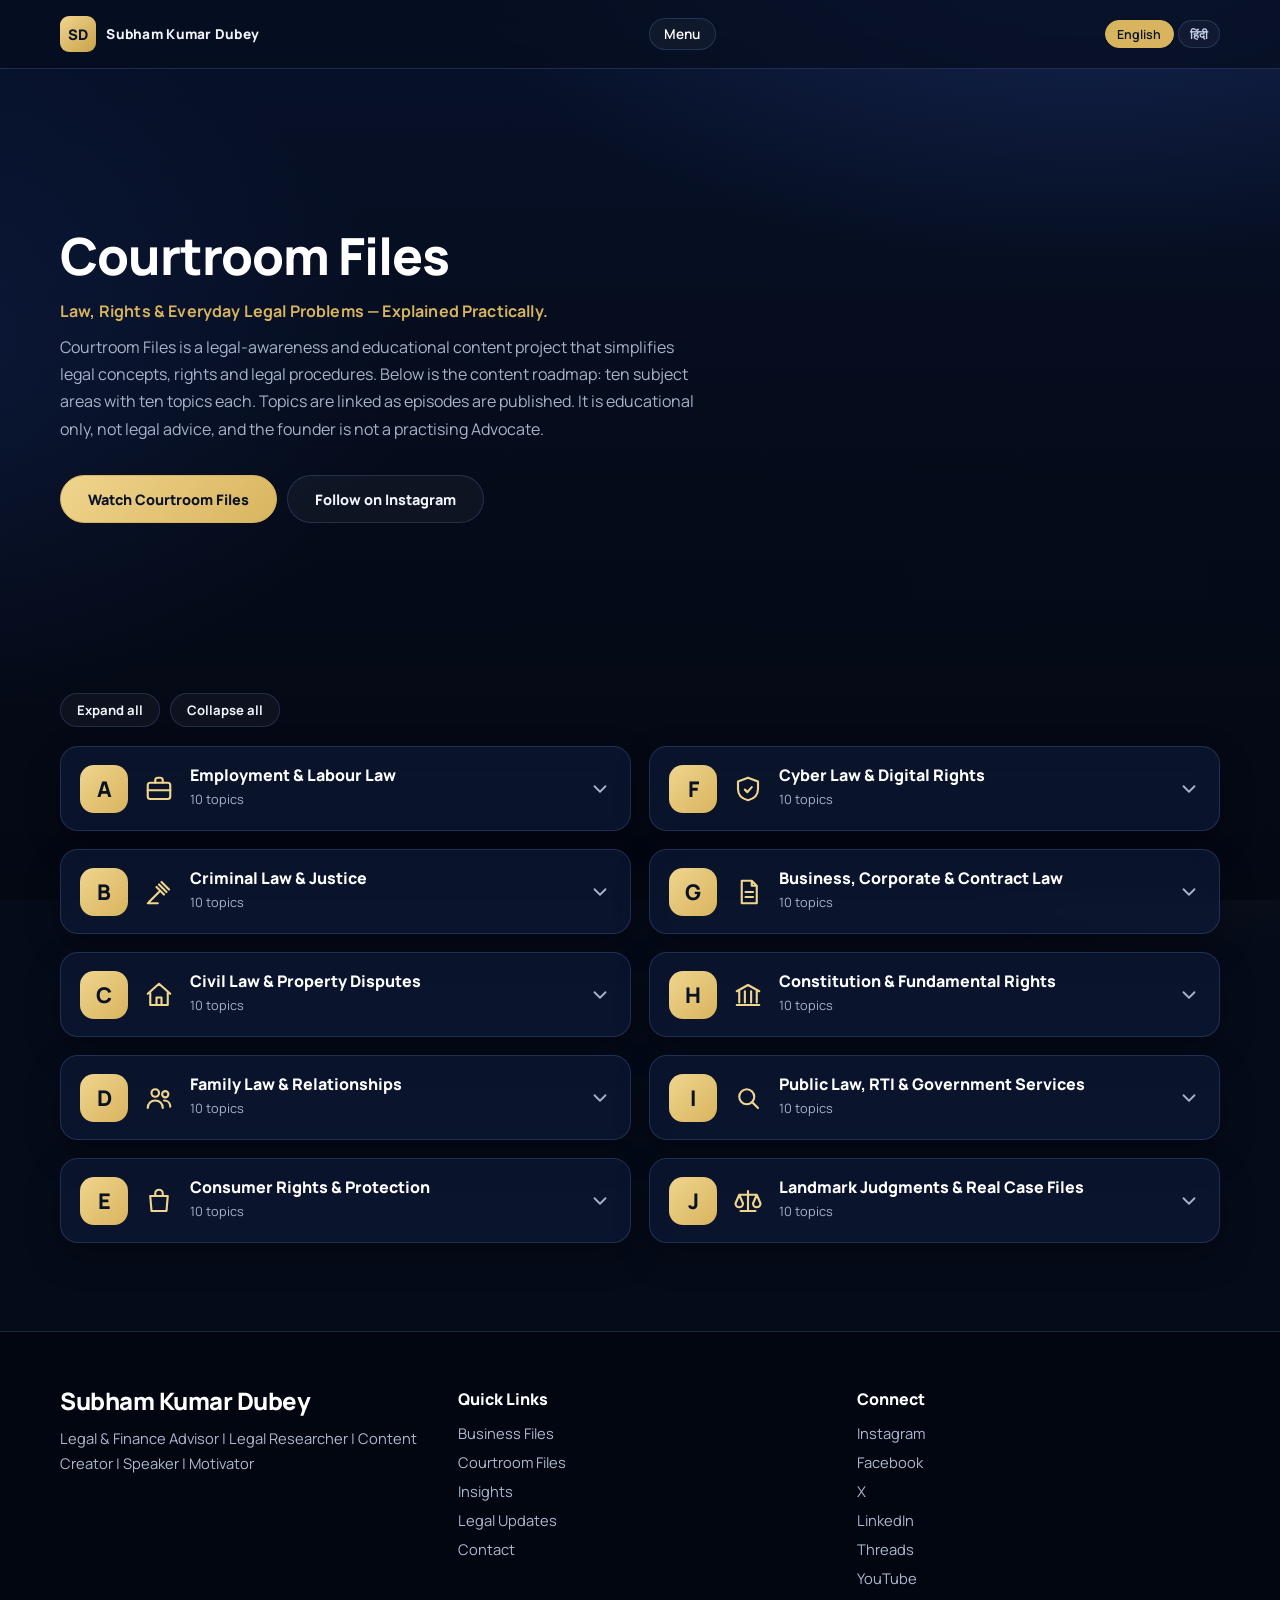
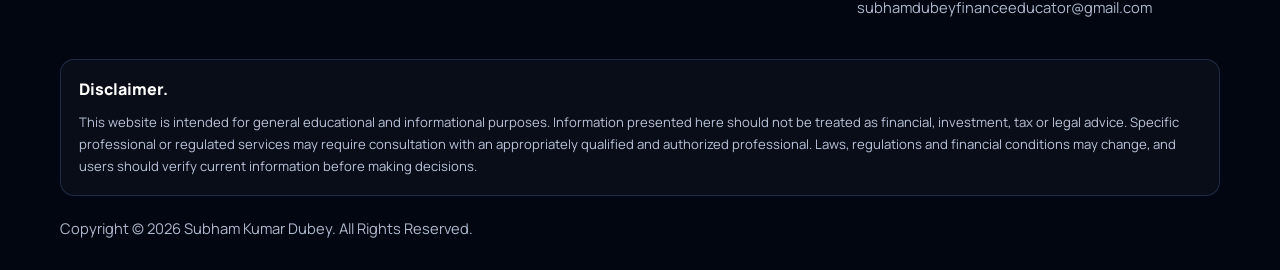
<file: courtroom-files.html>
<!DOCTYPE html>
<html lang="en"><head><meta charset="utf-8"><meta name="viewport" content="width=device-width, initial-scale=1">
<title>Courtroom Files | Subham Kumar Dubey</title><meta name="description" content="Courtroom Files: a legal-awareness roadmap of 10 subject areas and 100 topics across employment, criminal, civil, family, consumer, cyber, business, constitutional and public law.">
<link rel="canonical" href="https://subhamkumardubey.in/courtroom-files">
<link rel="icon" href="data:image/svg+xml,%3Csvg xmlns='http://www.w3.org/2000/svg' viewBox='0 0 64 64'%3E%3Crect width='64' height='64' rx='10' fill='%23050b19'/%3E%3Ctext x='32' y='43' font-family='Georgia' font-size='30' font-weight='700' text-anchor='middle' fill='%23c9a85c'%3ESD%3C/text%3E%3C/svg%3E">
<meta property="og:type" content="website"><meta property="og:site_name" content="Subham Kumar Dubey"><meta property="og:title" content="Courtroom Files | Subham Kumar Dubey"><meta property="og:description" content="Courtroom Files: a legal-awareness roadmap of 10 subject areas and 100 topics across employment, criminal, civil, family, consumer, cyber, business, constitutional and public law."><meta property="og:url" content="https://subhamkumardubey.in/courtroom-files"><meta property="og:image" content="https://subhamkumardubey.in/subham.jpg"><meta name="theme-color" content="#050b19">
<link rel="preconnect" href="https://fonts.googleapis.com"><link rel="preconnect" href="https://fonts.gstatic.com" crossorigin>
<link href="https://fonts.googleapis.com/css2?family=Manrope:wght@400;500;600;700;800&display=swap" rel="stylesheet">
<script>document.documentElement.classList.add('js')</script><link rel="stylesheet" href="/style.css">
<link rel="icon" type="image/png" href="/favicon.png"><script src="/updates.js"></script></head>
<body>
<div id="notice" class="notice" role="status" hidden></div>
<header><div class="w bar"><a class="logo" href="/" aria-label="Subham Kumar Dubey - Home"><svg viewBox="0 0 64 64" aria-hidden="true"><defs><linearGradient id="lg" x1="0" y1="0" x2="1" y2="1"><stop offset="0" stop-color="#f0d58e"/><stop offset="1" stop-color="#c9a24a"/></linearGradient></defs><rect width="64" height="64" rx="16" fill="url(#lg)"/><text x="32" y="43" font-family="Manrope,Arial,sans-serif" font-size="26" font-weight="800" text-anchor="middle" fill="#0a1226">SD</text></svg><span>Subham Kumar Dubey</span></a>
<button id="mb" aria-expanded="false" aria-controls="nav">Menu</button>
<nav id="nav" aria-label="Main"><ul><li><a href="/" data-i="home">Home</a></li><li><a href="/about" data-i="about">About</a></li><li><a href="/expertise" data-i="svc">Expertise</a></li><li><a href="/business-files" data-i="bf">Business Files</a></li><li><a href="/courtroom-files" data-i="cf">Courtroom Files</a></li><li><a href="/#updates" data-i="lu">Legal Updates</a></li><li><a href="/insights" data-i="ins">Insights</a></li><li><a href="/resources" data-i="res">Resources</a></li><li><a href="/speaking" data-i="spk">Speaking</a></li><li><a href="/contact" data-i="con">Contact</a></li></ul></nav>
<div class="lang" role="group" aria-label="Language"><button data-l="en" aria-pressed="true">English</button><button data-l="hi" aria-pressed="false" lang="hi">हिंदी</button></div></div></header>
<main id="main">
<section id="courtroom-files"><div class="w"><div class="pagehead"><div><h1 class="ph1">Courtroom Files</h1><p class="tag">Law, Rights &amp; Everyday Legal Problems — Explained Practically.</p>
<p class="lead" style="margin-top:.6rem">Courtroom Files is a legal-awareness and educational content project that simplifies legal concepts, rights and legal procedures. Below is the content roadmap: ten subject areas with ten topics each. Topics are linked as episodes are published. It is educational only, not legal advice, and the founder is not a practising Advocate.</p>
<p><a class="btn d" href="https://youtube.com/@mrsubhamdubey" target="_blank" rel="noopener">Watch Courtroom Files</a> <a class="btn o" href="https://www.instagram.com/subhamdubeymotivator" target="_blank" rel="noopener">Follow on Instagram</a></p></div><figure class="vis"><img src="/themis-justice.jpg" alt="Bronze statue of Lady Justice holding the scales of justice" width="411" height="615" loading="lazy" decoding="async"></figure></div></div></section>
<section style="padding-top:0"><div class="w"><div class="tools"><button type="button" id="expAll">Expand all</button><button type="button" id="colAll">Collapse all</button></div>
<div class="cats">
<div class="col">
<details class="cat" id="cat-a"><summary><span class="ltr" aria-hidden="true">A</span><svg class="ic" viewBox="0 0 24 24" aria-hidden="true"><rect x="3" y="7" width="18" height="13" rx="2"/><path d="M9 7V5a2 2 0 0 1 2-2h2a2 2 0 0 1 2 2v2M3 13h18"/></svg><span class="ct"><strong><span class="sr">Category A: </span>Employment &amp; Labour Law</strong><small>10 topics</small></span><svg class="chev" viewBox="0 0 24 24" aria-hidden="true"><path d="M6 9l6 6 6-6"/></svg></summary><ol><li>Employment Basics &amp; Legal Status</li><li>Salary, Wages &amp; Deductions</li><li>Appointment, Contracts &amp; Service Conditions</li><li>Termination &amp; Discipline</li><li>Employee Benefits</li><li>Labour Disputes</li><li>Workplace Rights</li><li>Advanced Topics</li><li>Legal Remedies &amp; Practical Procedures</li><li>Real Cases &amp; Grand Case Review</li></ol></details>
<details class="cat" id="cat-b"><summary><span class="ltr" aria-hidden="true">B</span><svg class="ic" viewBox="0 0 24 24" aria-hidden="true"><path d="M14 4l6 6M12 6l6 6M4 20l8-8M10 8l6 6M3 21h8"/></svg><span class="ct"><strong><span class="sr">Category B: </span>Criminal Law &amp; Justice</strong><small>10 topics</small></span><svg class="chev" viewBox="0 0 24 24" aria-hidden="true"><path d="M6 9l6 6 6-6"/></svg></summary><ol><li>Criminal Law Basics</li><li>FIR &amp; Police Complaints</li><li>Arrest, Detention &amp; Rights of Accused</li><li>Bail &amp; Anticipatory Bail</li><li>Investigation &amp; Evidence</li><li>Criminal Charges &amp; Trial</li><li>Crimes Against Person &amp; Property</li><li>Cybercrime &amp; Financial Offences</li><li>Criminal Appeals &amp; Legal Remedies</li><li>Landmark Judgments &amp; Case Reviews</li></ol></details>
<details class="cat" id="cat-c"><summary><span class="ltr" aria-hidden="true">C</span><svg class="ic" viewBox="0 0 24 24" aria-hidden="true"><path d="M3 11l9-8 9 8M5 10v10h14V10M10 20v-6h4v6"/></svg><span class="ct"><strong><span class="sr">Category C: </span>Civil Law &amp; Property Disputes</strong><small>10 topics</small></span><svg class="chev" viewBox="0 0 24 24" aria-hidden="true"><path d="M6 9l6 6 6-6"/></svg></summary><ol><li>Civil Law Basics</li><li>Property Ownership &amp; Title</li><li>Land, Registry &amp; Mutation</li><li>Possession, Encroachment &amp; Eviction</li><li>Agreements, Sale Deeds &amp; Property Transfers</li><li>Family Property &amp; Inheritance Disputes</li><li>Civil Suits &amp; Court Procedures</li><li>Injunctions, Stay Orders &amp; Recovery</li><li>Execution of Decrees &amp; Appeals</li><li>Real Property Disputes &amp; Case Reviews</li></ol></details>
<details class="cat" id="cat-d"><summary><span class="ltr" aria-hidden="true">D</span><svg class="ic" viewBox="0 0 24 24" aria-hidden="true"><circle cx="9" cy="8" r="3"/><circle cx="17" cy="9" r="2.5"/><path d="M3 20c0-3.5 2.7-6 6-6s6 2.5 6 6M16 14c3 0 5 2 5 5"/></svg><span class="ct"><strong><span class="sr">Category D: </span>Family Law &amp; Relationships</strong><small>10 topics</small></span><svg class="chev" viewBox="0 0 24 24" aria-hidden="true"><path d="M6 9l6 6 6-6"/></svg></summary><ol><li>Marriage Laws &amp; Legal Status</li><li>Divorce &amp; Judicial Separation</li><li>Maintenance &amp; Financial Support</li><li>Domestic Violence &amp; Protection</li><li>Dowry Laws &amp; Related Complaints</li><li>Child Custody &amp; Guardianship</li><li>Adoption &amp; Family Responsibilities</li><li>Inheritance &amp; Succession</li><li>Family Court Procedures &amp; Mediation</li><li>Landmark Judgments &amp; Case Reviews</li></ol></details>
<details class="cat" id="cat-e"><summary><span class="ltr" aria-hidden="true">E</span><svg class="ic" viewBox="0 0 24 24" aria-hidden="true"><path d="M5 8h14l-1 12H6L5 8zM9 8V6a3 3 0 0 1 6 0v2"/></svg><span class="ct"><strong><span class="sr">Category E: </span>Consumer Rights &amp; Protection</strong><small>10 topics</small></span><svg class="chev" viewBox="0 0 24 24" aria-hidden="true"><path d="M6 9l6 6 6-6"/></svg></summary><ol><li>Consumer Rights Basics</li><li>Defective Products &amp; Product Liability</li><li>Refund, Replacement &amp; Warranty</li><li>Online Shopping &amp; E-Commerce Disputes</li><li>Banking &amp; Financial Consumer Complaints</li><li>Insurance Claims &amp; Disputes</li><li>Medical &amp; Service Deficiency Complaints</li><li>Consumer Commission &amp; Filing Complaints</li><li>Compensation, Appeals &amp; Enforcement</li><li>Real Consumer Cases &amp; Case Reviews</li></ol></details>
</div><div class="col">
<details class="cat" id="cat-f"><summary><span class="ltr" aria-hidden="true">F</span><svg class="ic" viewBox="0 0 24 24" aria-hidden="true"><path d="M12 3l8 3v6c0 4.5-3.2 7.8-8 9-4.8-1.2-8-4.5-8-9V6l8-3zM9.5 12.5l2 2 3.5-4"/></svg><span class="ct"><strong><span class="sr">Category F: </span>Cyber Law &amp; Digital Rights</strong><small>10 topics</small></span><svg class="chev" viewBox="0 0 24 24" aria-hidden="true"><path d="M6 9l6 6 6-6"/></svg></summary><ol><li>Cyber Law Basics</li><li>Online Fraud &amp; UPI Scams</li><li>Social Media Crimes &amp; Fake Profiles</li><li>Hacking, Identity Theft &amp; Data Breaches</li><li>Cyberstalking, Threats &amp; Online Harassment</li><li>Digital Evidence &amp; Electronic Records</li><li>Privacy, Data Protection &amp; Consent</li><li>Cyber Complaints &amp; Investigation</li><li>Legal Remedies &amp; Compensation</li><li>Cybercrime Case Studies &amp; Judgments</li></ol></details>
<details class="cat" id="cat-g"><summary><span class="ltr" aria-hidden="true">G</span><svg class="ic" viewBox="0 0 24 24" aria-hidden="true"><path d="M7 3h8l4 4v14H7zM15 3v4h4M10 12h6M10 16h6"/></svg><span class="ct"><strong><span class="sr">Category G: </span>Business, Corporate &amp; Contract Law</strong><small>10 topics</small></span><svg class="chev" viewBox="0 0 24 24" aria-hidden="true"><path d="M6 9l6 6 6-6"/></svg></summary><ol><li>Business Law Basics</li><li>Contracts &amp; Agreements</li><li>Breach of Contract &amp; Legal Remedies</li><li>Cheque Bounce &amp; Payment Disputes</li><li>Partnership &amp; Business Ownership</li><li>Company Law &amp; Corporate Compliance</li><li>MSME Payments &amp; Recovery</li><li>Debt Recovery, Guarantees &amp; Securities</li><li>Commercial Disputes &amp; Arbitration</li><li>Business Case Studies &amp; Landmark Judgments</li></ol></details>
<details class="cat" id="cat-h"><summary><span class="ltr" aria-hidden="true">H</span><svg class="ic" viewBox="0 0 24 24" aria-hidden="true"><path d="M3 9l9-5 9 5M5 9v9M9.5 9v9M14.5 9v9M19 9v9M3 20h18"/></svg><span class="ct"><strong><span class="sr">Category H: </span>Constitution &amp; Fundamental Rights</strong><small>10 topics</small></span><svg class="chev" viewBox="0 0 24 24" aria-hidden="true"><path d="M6 9l6 6 6-6"/></svg></summary><ol><li>Constitution of India: Basics</li><li>Fundamental Rights</li><li>Equality &amp; Non-Discrimination</li><li>Freedom of Speech &amp; Expression</li><li>Right to Life, Liberty &amp; Privacy</li><li>Constitutional Remedies &amp; Writs</li><li>PIL &amp; Public Interest Litigation</li><li>Judiciary, Separation of Powers &amp; Judicial Review</li><li>Constitutional Amendments &amp; Important Provisions</li><li>Landmark Constitutional Judgments</li></ol></details>
<details class="cat" id="cat-i"><summary><span class="ltr" aria-hidden="true">I</span><svg class="ic" viewBox="0 0 24 24" aria-hidden="true"><circle cx="11" cy="11" r="6"/><path d="M20 20l-4.5-4.5"/></svg><span class="ct"><strong><span class="sr">Category I: </span>Public Law, RTI &amp; Government Services</strong><small>10 topics</small></span><svg class="chev" viewBox="0 0 24 24" aria-hidden="true"><path d="M6 9l6 6 6-6"/></svg></summary><ol><li>Public Law &amp; Administrative Law Basics</li><li>RTI Act &amp; Information Rights</li><li>Government Applications &amp; Official Records</li><li>Public Grievances &amp; Complaint Mechanisms</li><li>Government Employees &amp; Service Matters</li><li>Certificates, Licences &amp; Public Services</li><li>Administrative Orders &amp; Legal Challenges</li><li>Corruption Complaints &amp; Vigilance Procedures</li><li>Tribunals, Appeals &amp; Administrative Remedies</li><li>Public Law Case Studies &amp; Judgments</li></ol></details>
<details class="cat" id="cat-j"><summary><span class="ltr" aria-hidden="true">J</span><svg class="ic" viewBox="0 0 24 24" aria-hidden="true"><path d="M12 4v16M6 20h12M5 7h14M5 7l-3 7a3 3 0 0 0 6 0L5 7zM19 7l-3 7a3 3 0 0 0 6 0l-3-7z"/></svg><span class="ct"><strong><span class="sr">Category J: </span>Landmark Judgments &amp; Real Case Files</strong><small>10 topics</small></span><svg class="chev" viewBox="0 0 24 24" aria-hidden="true"><path d="M6 9l6 6 6-6"/></svg></summary><ol><li>How to Read a Court Judgment</li><li>Supreme Court Landmark Cases</li><li>High Court Judgments &amp; Legal Principles</li><li>Criminal Law Case Files</li><li>Employment &amp; Labour Law Cases</li><li>Property &amp; Civil Dispute Cases</li><li>Family Law &amp; Consumer Cases</li><li>Constitutional &amp; Human Rights Cases</li><li>Evidence, Legal Reasoning &amp; Courtroom Strategy</li><li>Grand Case Review &amp; Practical Legal Lessons</li></ol></details>
</div>
</div></div></section>
</main>
<footer><div class="w"><div class="grid"><div><h2>Subham Kumar Dubey</h2><p>Legal &amp; Finance Advisor | Legal Researcher | Content Creator | Speaker | Motivator</p></div>
<div><strong>Quick Links</strong><ul><li><a href="/business-files">Business Files</a></li><li><a href="/courtroom-files">Courtroom Files</a></li><li><a href="/insights">Insights</a></li><li><a href="/legal-updates">Legal Updates</a></li><li><a href="/contact">Contact</a></li></ul></div>
<div><strong>Connect</strong><ul><li><a href="https://www.instagram.com/subhamdubeymotivator" target="_blank" rel="noopener me">Instagram</a></li><li><a href="https://www.facebook.com/share/19aoQWKmmm/" target="_blank" rel="noopener me">Facebook</a></li><li><a href="https://x.com/subhamdubey96" target="_blank" rel="noopener me">X</a></li><li><a href="https://www.linkedin.com/in/subham-kumar-dubey-440105163" target="_blank" rel="noopener me">LinkedIn</a></li><li><a href="https://www.threads.com/@subhamdubeymotivator" target="_blank" rel="noopener me">Threads</a></li><li><a href="https://youtube.com/@mrsubhamdubey" target="_blank" rel="noopener me">YouTube</a></li><li><a href="mailto:subhamdubeyfinanceeducator@gmail.com">subhamdubeyfinanceeducator@gmail.com</a></li></ul></div></div>
<p class="disc" id="disclaimer"><strong>Disclaimer.</strong> This website is intended for general educational and informational purposes. Information presented here should not be treated as financial, investment, tax or legal advice. Specific professional or regulated services may require consultation with an appropriately qualified and authorized professional. Laws, regulations and financial conditions may change, and users should verify current information before making decisions.</p>
<p>Copyright © <span id="yr">2026</span> Subham Kumar Dubey. All Rights Reserved.</p></div></footer>
<script src="/main.js"></script></body></html>
</file>
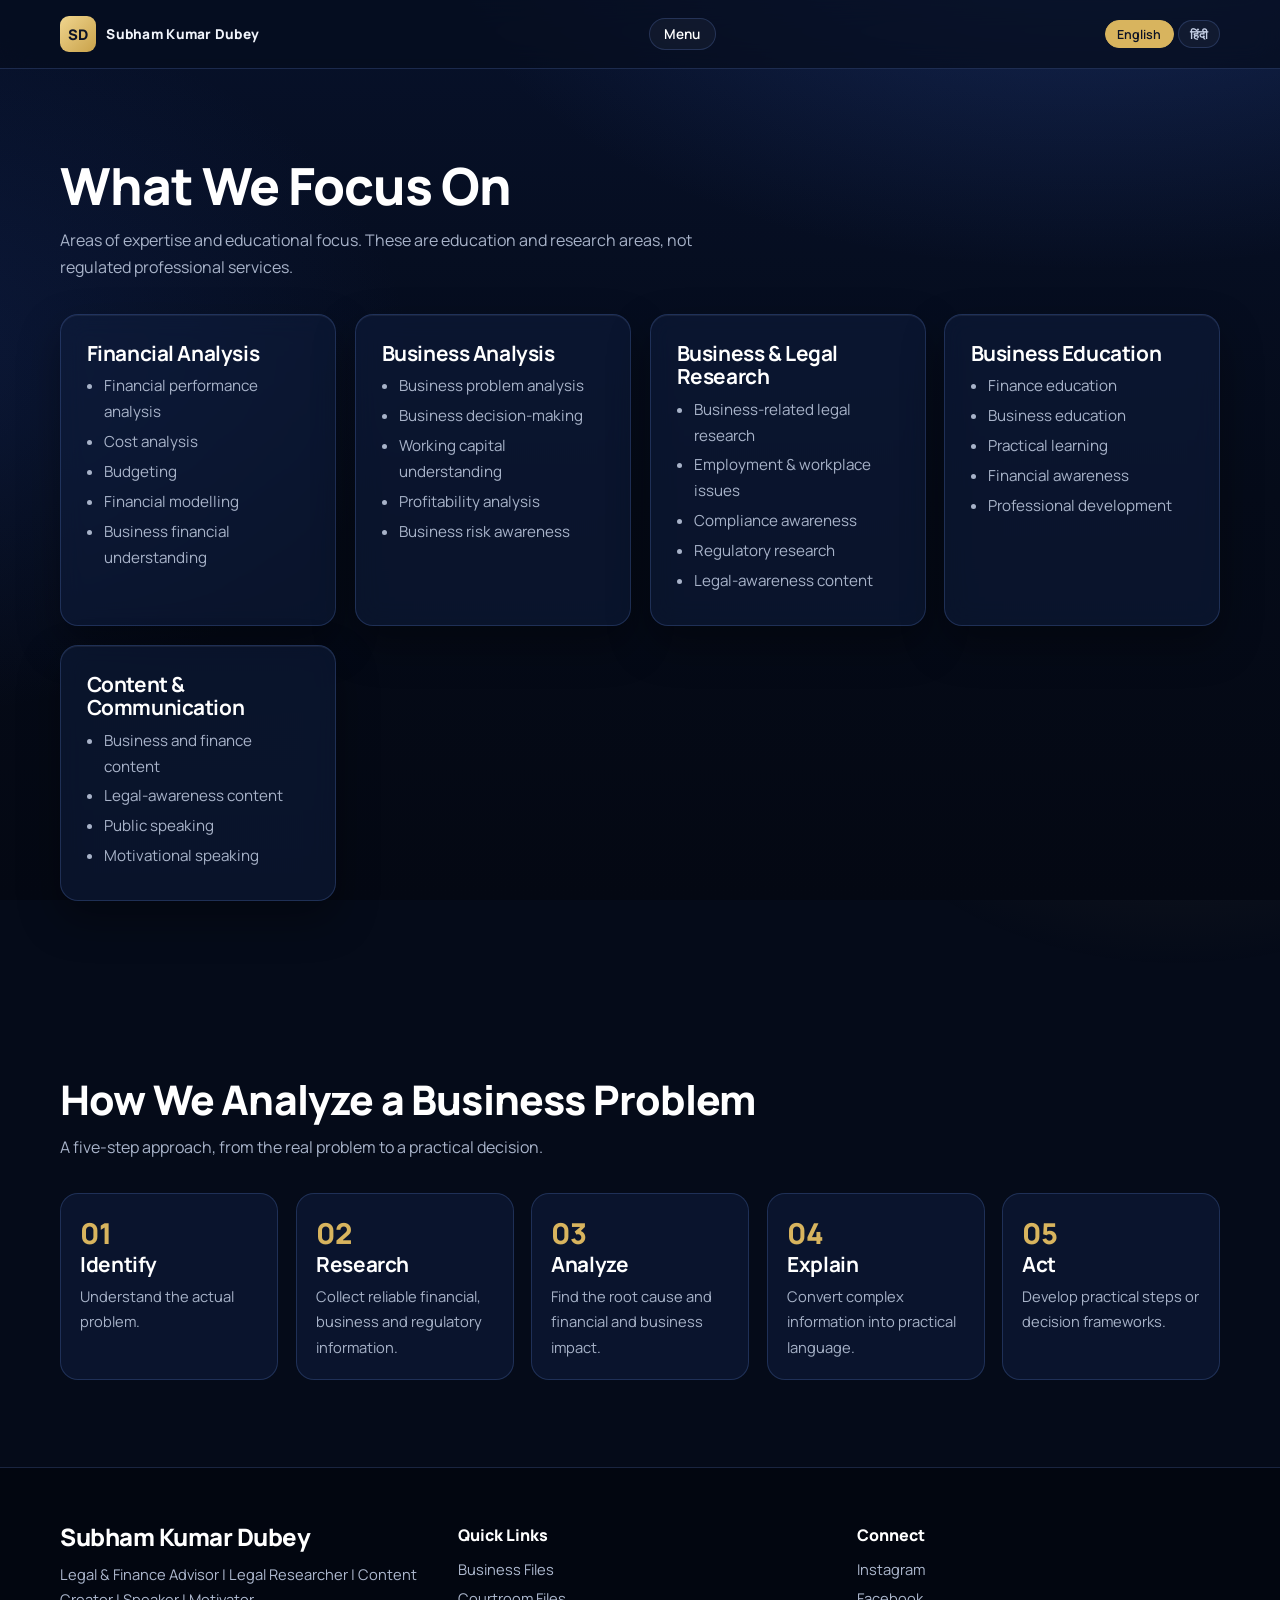
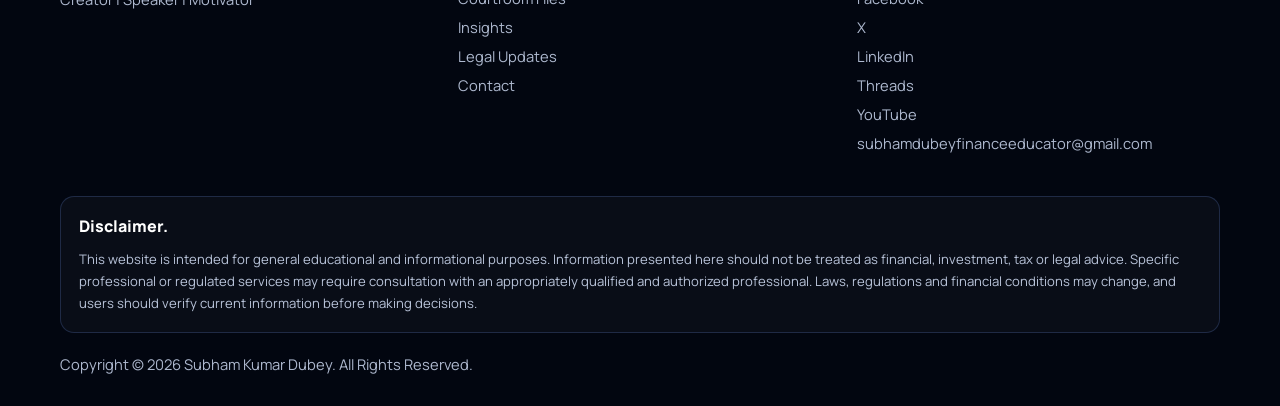
<file: expertise.html>
<!DOCTYPE html>
<html lang="en"><head><meta charset="utf-8"><meta name="viewport" content="width=device-width, initial-scale=1">
<title>Expertise | Subham Kumar Dubey</title><meta name="description" content="Areas of expertise: financial analysis, business analysis, business and legal research, business education, and how business problems are analyzed.">
<link rel="canonical" href="https://subhamkumardubey.in/expertise">
<link rel="icon" href="data:image/svg+xml,%3Csvg xmlns='http://www.w3.org/2000/svg' viewBox='0 0 64 64'%3E%3Crect width='64' height='64' rx='10' fill='%23050b19'/%3E%3Ctext x='32' y='43' font-family='Georgia' font-size='30' font-weight='700' text-anchor='middle' fill='%23c9a85c'%3ESD%3C/text%3E%3C/svg%3E">
<meta property="og:type" content="website"><meta property="og:site_name" content="Subham Kumar Dubey"><meta property="og:title" content="Expertise | Subham Kumar Dubey"><meta property="og:description" content="Areas of expertise: financial analysis, business analysis, business and legal research, business education, and how business problems are analyzed."><meta property="og:url" content="https://subhamkumardubey.in/expertise"><meta property="og:image" content="https://subhamkumardubey.in/subham.jpg"><meta name="theme-color" content="#050b19">
<link rel="preconnect" href="https://fonts.googleapis.com"><link rel="preconnect" href="https://fonts.gstatic.com" crossorigin>
<link href="https://fonts.googleapis.com/css2?family=Manrope:wght@400;500;600;700;800&display=swap" rel="stylesheet">
<script>document.documentElement.classList.add('js')</script><link rel="stylesheet" href="/style.css">
<link rel="icon" type="image/png" href="/favicon.png"><script src="/updates.js"></script></head>
<body>
<div id="notice" class="notice" role="status" hidden></div>
<header><div class="w bar"><a class="logo" href="/" aria-label="Subham Kumar Dubey - Home"><svg viewBox="0 0 64 64" aria-hidden="true"><defs><linearGradient id="lg" x1="0" y1="0" x2="1" y2="1"><stop offset="0" stop-color="#f0d58e"/><stop offset="1" stop-color="#c9a24a"/></linearGradient></defs><rect width="64" height="64" rx="16" fill="url(#lg)"/><text x="32" y="43" font-family="Manrope,Arial,sans-serif" font-size="26" font-weight="800" text-anchor="middle" fill="#0a1226">SD</text></svg><span>Subham Kumar Dubey</span></a>
<button id="mb" aria-expanded="false" aria-controls="nav">Menu</button>
<nav id="nav" aria-label="Main"><ul><li><a href="/" data-i="home">Home</a></li><li><a href="/about" data-i="about">About</a></li><li><a href="/expertise" data-i="svc">Expertise</a></li><li><a href="/business-files" data-i="bf">Business Files</a></li><li><a href="/courtroom-files" data-i="cf">Courtroom Files</a></li><li><a href="/#updates" data-i="lu">Legal Updates</a></li><li><a href="/insights" data-i="ins">Insights</a></li><li><a href="/resources" data-i="res">Resources</a></li><li><a href="/speaking" data-i="spk">Speaking</a></li><li><a href="/contact" data-i="con">Contact</a></li></ul></nav>
<div class="lang" role="group" aria-label="Language"><button data-l="en" aria-pressed="true">English</button><button data-l="hi" aria-pressed="false" lang="hi">हिंदी</button></div></div></header>
<main id="main">
<section id="services" class="sf"><div class="w"><h1 class="ph1">What We Focus On</h1><p class="lead">Areas of expertise and educational focus. These are education and research areas, not regulated professional services.</p>
<div class="grid">
<div class="card"><h3>Financial Analysis</h3><ul><li>Financial performance analysis</li><li>Cost analysis</li><li>Budgeting</li><li>Financial modelling</li><li>Business financial understanding</li></ul></div>
<div class="card"><h3>Business Analysis</h3><ul><li>Business problem analysis</li><li>Business decision-making</li><li>Working capital understanding</li><li>Profitability analysis</li><li>Business risk awareness</li></ul></div>
<div class="card"><h3>Business &amp; Legal Research</h3><ul><li>Business-related legal research</li><li>Employment &amp; workplace issues</li><li>Compliance awareness</li><li>Regulatory research</li><li>Legal-awareness content</li></ul></div>
<div class="card"><h3>Business Education</h3><ul><li>Finance education</li><li>Business education</li><li>Practical learning</li><li>Financial awareness</li><li>Professional development</li></ul></div>
<div class="card"><h3>Content &amp; Communication</h3><ul><li>Business and finance content</li><li>Legal-awareness content</li><li>Public speaking</li><li>Motivational speaking</li></ul></div></div></div></section>
<section id="framework"><div class="w"><h2>How We Analyze a Business Problem</h2><p class="lead">A five-step approach, from the real problem to a practical decision.</p>
<div class="fw" id="fw"><div><b>01</b><h3>Identify</h3><p>Understand the actual problem.</p></div><div><b>02</b><h3>Research</h3><p>Collect reliable financial, business and regulatory information.</p></div><div><b>03</b><h3>Analyze</h3><p>Find the root cause and financial and business impact.</p></div><div><b>04</b><h3>Explain</h3><p>Convert complex information into practical language.</p></div><div><b>05</b><h3>Act</h3><p>Develop practical steps or decision frameworks.</p></div></div></div></section>
</main>
<footer><div class="w"><div class="grid"><div><h2>Subham Kumar Dubey</h2><p>Legal &amp; Finance Advisor | Legal Researcher | Content Creator | Speaker | Motivator</p></div>
<div><strong>Quick Links</strong><ul><li><a href="/business-files">Business Files</a></li><li><a href="/courtroom-files">Courtroom Files</a></li><li><a href="/insights">Insights</a></li><li><a href="/legal-updates">Legal Updates</a></li><li><a href="/contact">Contact</a></li></ul></div>
<div><strong>Connect</strong><ul><li><a href="https://www.instagram.com/subhamdubeymotivator" target="_blank" rel="noopener me">Instagram</a></li><li><a href="https://www.facebook.com/share/19aoQWKmmm/" target="_blank" rel="noopener me">Facebook</a></li><li><a href="https://x.com/subhamdubey96" target="_blank" rel="noopener me">X</a></li><li><a href="https://www.linkedin.com/in/subham-kumar-dubey-440105163" target="_blank" rel="noopener me">LinkedIn</a></li><li><a href="https://www.threads.com/@subhamdubeymotivator" target="_blank" rel="noopener me">Threads</a></li><li><a href="https://youtube.com/@mrsubhamdubey" target="_blank" rel="noopener me">YouTube</a></li><li><a href="mailto:subhamdubeyfinanceeducator@gmail.com">subhamdubeyfinanceeducator@gmail.com</a></li></ul></div></div>
<p class="disc" id="disclaimer"><strong>Disclaimer.</strong> This website is intended for general educational and informational purposes. Information presented here should not be treated as financial, investment, tax or legal advice. Specific professional or regulated services may require consultation with an appropriately qualified and authorized professional. Laws, regulations and financial conditions may change, and users should verify current information before making decisions.</p>
<p>Copyright © <span id="yr">2026</span> Subham Kumar Dubey. All Rights Reserved.</p></div></footer>
<script src="/main.js"></script></body></html>
</file>
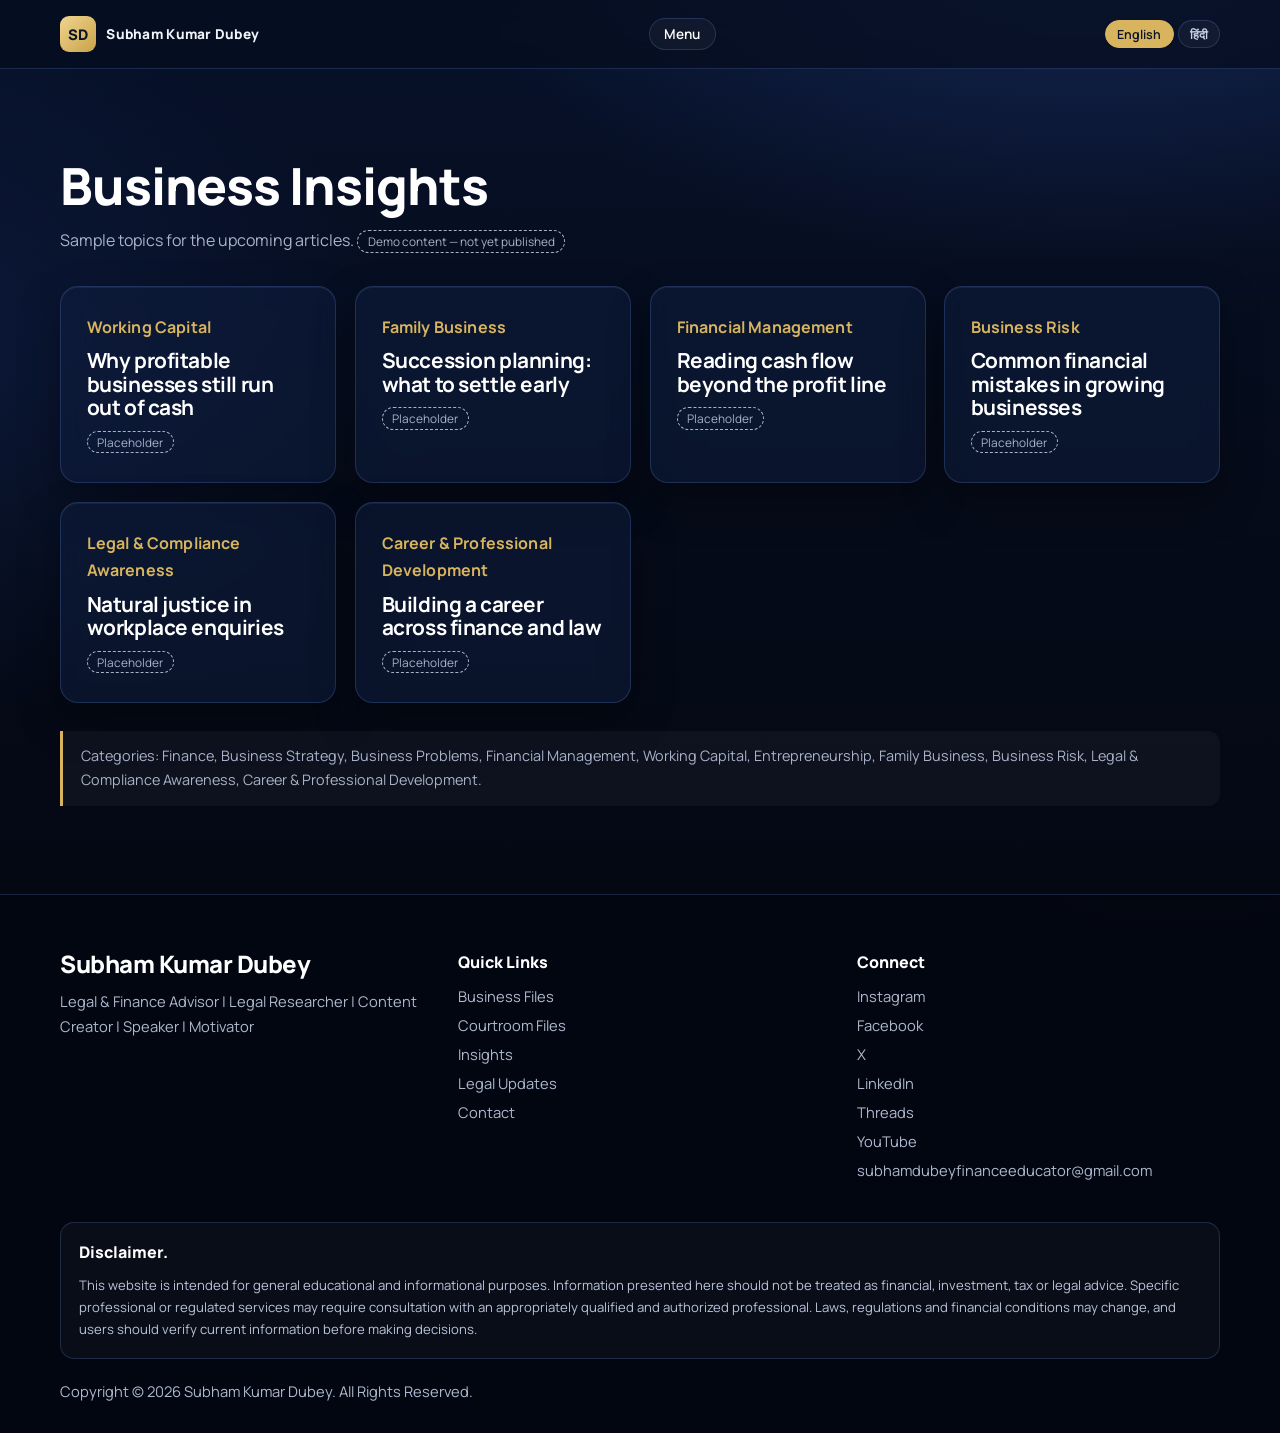
<file: insights.html>
<!DOCTYPE html>
<html lang="en"><head><meta charset="utf-8"><meta name="viewport" content="width=device-width, initial-scale=1">
<title>Business Insights | Subham Kumar Dubey</title><meta name="description" content="Articles and insights on finance, business strategy, working capital, family business and legal awareness.">
<link rel="canonical" href="https://subhamkumardubey.in/insights">
<link rel="icon" href="data:image/svg+xml,%3Csvg xmlns='http://www.w3.org/2000/svg' viewBox='0 0 64 64'%3E%3Crect width='64' height='64' rx='10' fill='%23050b19'/%3E%3Ctext x='32' y='43' font-family='Georgia' font-size='30' font-weight='700' text-anchor='middle' fill='%23c9a85c'%3ESD%3C/text%3E%3C/svg%3E">
<meta property="og:type" content="website"><meta property="og:site_name" content="Subham Kumar Dubey"><meta property="og:title" content="Business Insights | Subham Kumar Dubey"><meta property="og:description" content="Articles and insights on finance, business strategy, working capital, family business and legal awareness."><meta property="og:url" content="https://subhamkumardubey.in/insights"><meta property="og:image" content="https://subhamkumardubey.in/subham.jpg"><meta name="theme-color" content="#050b19">
<link rel="preconnect" href="https://fonts.googleapis.com"><link rel="preconnect" href="https://fonts.gstatic.com" crossorigin>
<link href="https://fonts.googleapis.com/css2?family=Manrope:wght@400;500;600;700;800&display=swap" rel="stylesheet">
<script>document.documentElement.classList.add('js')</script><link rel="stylesheet" href="/style.css">
<link rel="icon" type="image/png" href="/favicon.png"><script src="/updates.js"></script></head>
<body>
<div id="notice" class="notice" role="status" hidden></div>
<header><div class="w bar"><a class="logo" href="/" aria-label="Subham Kumar Dubey - Home"><svg viewBox="0 0 64 64" aria-hidden="true"><defs><linearGradient id="lg" x1="0" y1="0" x2="1" y2="1"><stop offset="0" stop-color="#f0d58e"/><stop offset="1" stop-color="#c9a24a"/></linearGradient></defs><rect width="64" height="64" rx="16" fill="url(#lg)"/><text x="32" y="43" font-family="Manrope,Arial,sans-serif" font-size="26" font-weight="800" text-anchor="middle" fill="#0a1226">SD</text></svg><span>Subham Kumar Dubey</span></a>
<button id="mb" aria-expanded="false" aria-controls="nav">Menu</button>
<nav id="nav" aria-label="Main"><ul><li><a href="/" data-i="home">Home</a></li><li><a href="/about" data-i="about">About</a></li><li><a href="/expertise" data-i="svc">Expertise</a></li><li><a href="/business-files" data-i="bf">Business Files</a></li><li><a href="/courtroom-files" data-i="cf">Courtroom Files</a></li><li><a href="/#updates" data-i="lu">Legal Updates</a></li><li><a href="/insights" data-i="ins">Insights</a></li><li><a href="/resources" data-i="res">Resources</a></li><li><a href="/speaking" data-i="spk">Speaking</a></li><li><a href="/contact" data-i="con">Contact</a></li></ul></nav>
<div class="lang" role="group" aria-label="Language"><button data-l="en" aria-pressed="true">English</button><button data-l="hi" aria-pressed="false" lang="hi">हिंदी</button></div></div></header>
<main id="main">
<section id="insights" class="sf"><div class="w"><h1 class="ph1">Business Insights</h1><p class="lead" id="insLead">Sample topics for the upcoming articles. <span class="demo">Demo content — not yet published</span></p>
<div class="grid" id="insList">
<article class="card"><p class="tag">Working Capital</p><h3>Why profitable businesses still run out of cash</h3><span class="demo">Placeholder</span></article>
<article class="card"><p class="tag">Family Business</p><h3>Succession planning: what to settle early</h3><span class="demo">Placeholder</span></article>
<article class="card"><p class="tag">Financial Management</p><h3>Reading cash flow beyond the profit line</h3><span class="demo">Placeholder</span></article>
<article class="card"><p class="tag">Business Risk</p><h3>Common financial mistakes in growing businesses</h3><span class="demo">Placeholder</span></article>
<article class="card"><p class="tag">Legal &amp; Compliance Awareness</p><h3>Natural justice in workplace enquiries</h3><span class="demo">Placeholder</span></article>
<article class="card"><p class="tag">Career &amp; Professional Development</p><h3>Building a career across finance and law</h3><span class="demo">Placeholder</span></article></div>
<p class="note">Categories: Finance, Business Strategy, Business Problems, Financial Management, Working Capital, Entrepreneurship, Family Business, Business Risk, Legal &amp; Compliance Awareness, Career &amp; Professional Development.</p></div></section>
</main>
<footer><div class="w"><div class="grid"><div><h2>Subham Kumar Dubey</h2><p>Legal &amp; Finance Advisor | Legal Researcher | Content Creator | Speaker | Motivator</p></div>
<div><strong>Quick Links</strong><ul><li><a href="/business-files">Business Files</a></li><li><a href="/courtroom-files">Courtroom Files</a></li><li><a href="/insights">Insights</a></li><li><a href="/legal-updates">Legal Updates</a></li><li><a href="/contact">Contact</a></li></ul></div>
<div><strong>Connect</strong><ul><li><a href="https://www.instagram.com/subhamdubeymotivator" target="_blank" rel="noopener me">Instagram</a></li><li><a href="https://www.facebook.com/share/19aoQWKmmm/" target="_blank" rel="noopener me">Facebook</a></li><li><a href="https://x.com/subhamdubey96" target="_blank" rel="noopener me">X</a></li><li><a href="https://www.linkedin.com/in/subham-kumar-dubey-440105163" target="_blank" rel="noopener me">LinkedIn</a></li><li><a href="https://www.threads.com/@subhamdubeymotivator" target="_blank" rel="noopener me">Threads</a></li><li><a href="https://youtube.com/@mrsubhamdubey" target="_blank" rel="noopener me">YouTube</a></li><li><a href="mailto:subhamdubeyfinanceeducator@gmail.com">subhamdubeyfinanceeducator@gmail.com</a></li></ul></div></div>
<p class="disc" id="disclaimer"><strong>Disclaimer.</strong> This website is intended for general educational and informational purposes. Information presented here should not be treated as financial, investment, tax or legal advice. Specific professional or regulated services may require consultation with an appropriately qualified and authorized professional. Laws, regulations and financial conditions may change, and users should verify current information before making decisions.</p>
<p>Copyright © <span id="yr">2026</span> Subham Kumar Dubey. All Rights Reserved.</p></div></footer>
<script src="/main.js"></script></body></html>
</file>
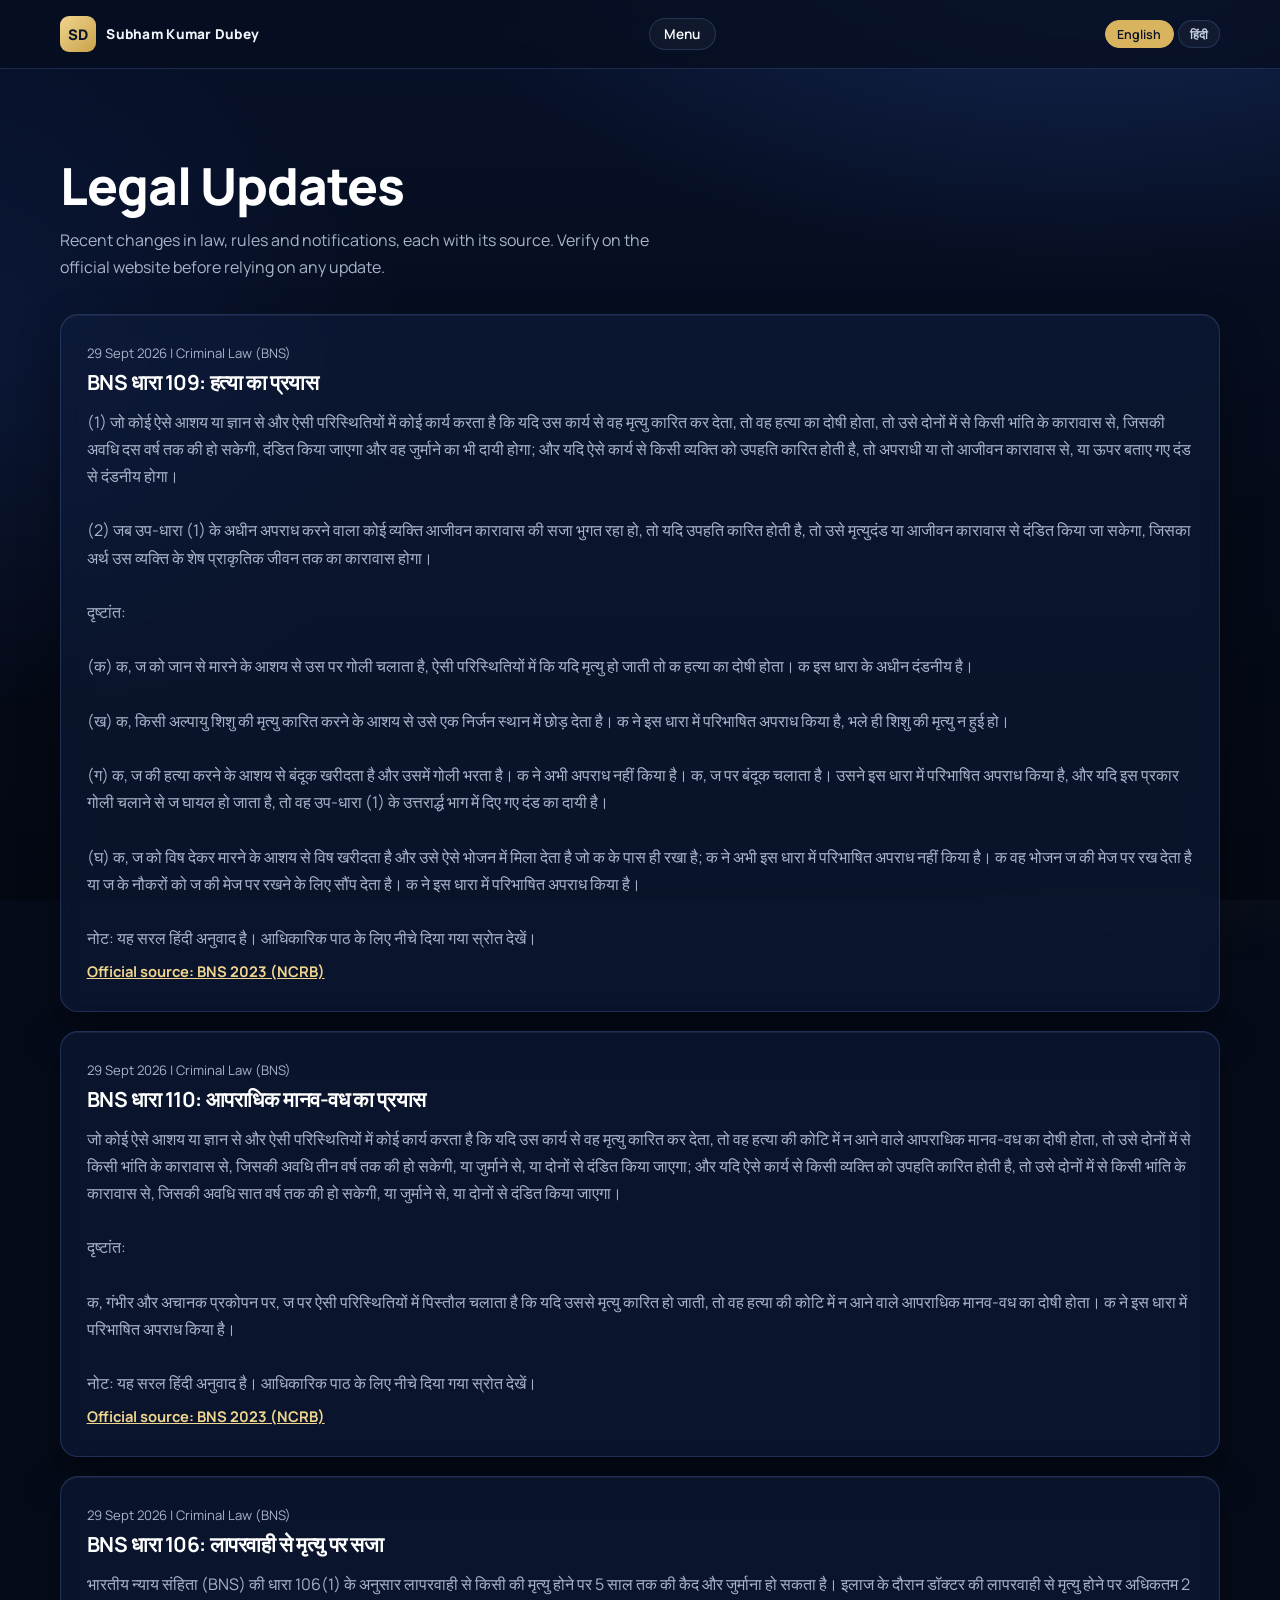
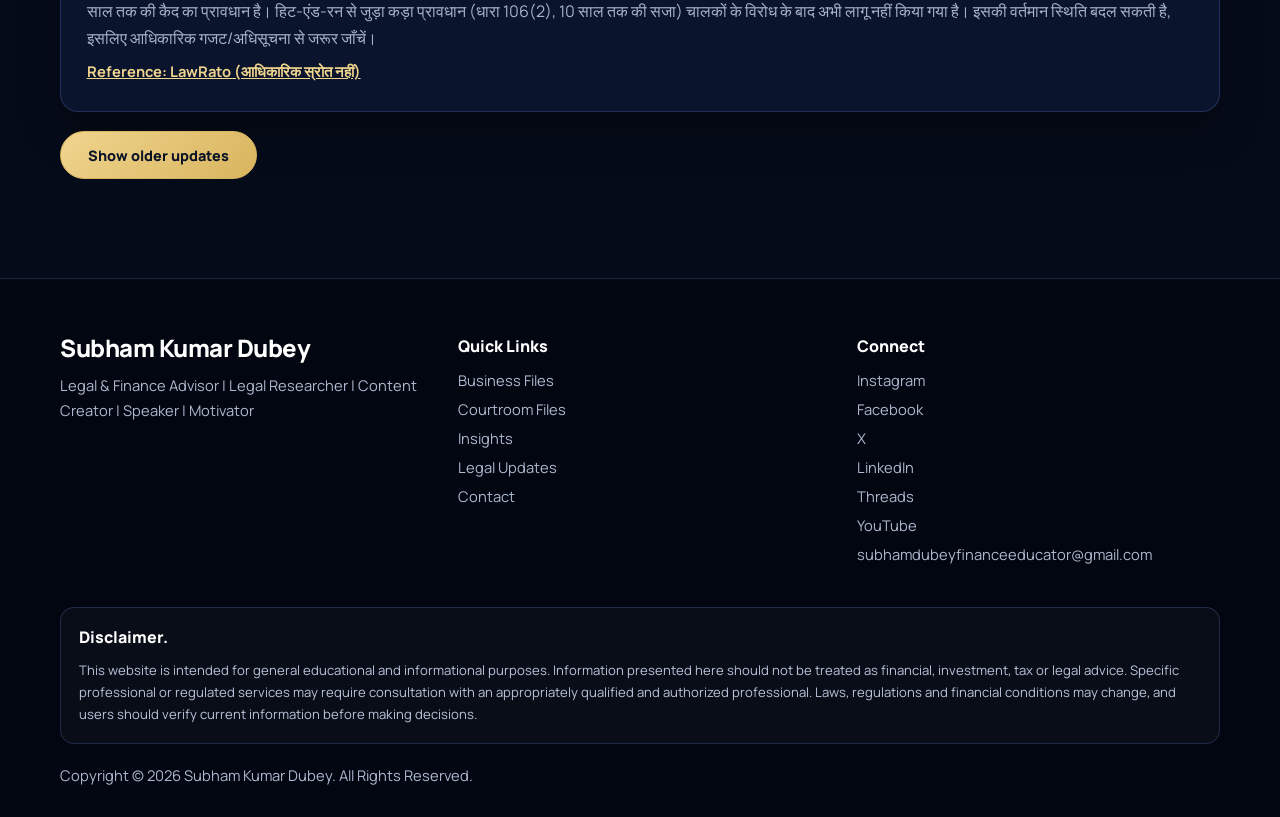
<file: legal-updates.html>
<!DOCTYPE html>
<html lang="en"><head><meta charset="utf-8"><meta name="viewport" content="width=device-width, initial-scale=1">
<title>Legal Updates | Subham Kumar Dubey</title><meta name="description" content="Recent legal updates and notifications with sources, for educational and awareness purposes.">
<link rel="canonical" href="https://subhamkumardubey.in/legal-updates">
<link rel="icon" href="data:image/svg+xml,%3Csvg xmlns='http://www.w3.org/2000/svg' viewBox='0 0 64 64'%3E%3Crect width='64' height='64' rx='10' fill='%23050b19'/%3E%3Ctext x='32' y='43' font-family='Georgia' font-size='30' font-weight='700' text-anchor='middle' fill='%23c9a85c'%3ESD%3C/text%3E%3C/svg%3E">
<meta property="og:type" content="website"><meta property="og:site_name" content="Subham Kumar Dubey"><meta property="og:title" content="Legal Updates | Subham Kumar Dubey"><meta property="og:description" content="Recent legal updates and notifications with sources, for educational and awareness purposes."><meta property="og:url" content="https://subhamkumardubey.in/legal-updates"><meta property="og:image" content="https://subhamkumardubey.in/subham.jpg"><meta name="theme-color" content="#050b19">
<link rel="preconnect" href="https://fonts.googleapis.com"><link rel="preconnect" href="https://fonts.gstatic.com" crossorigin>
<link href="https://fonts.googleapis.com/css2?family=Manrope:wght@400;500;600;700;800&display=swap" rel="stylesheet">
<script>document.documentElement.classList.add('js')</script><link rel="stylesheet" href="/style.css">
<link rel="icon" type="image/png" href="/favicon.png"><script src="/updates.js"></script></head>
<body>
<div id="notice" class="notice" role="status" hidden></div>
<header><div class="w bar"><a class="logo" href="/" aria-label="Subham Kumar Dubey - Home"><svg viewBox="0 0 64 64" aria-hidden="true"><defs><linearGradient id="lg" x1="0" y1="0" x2="1" y2="1"><stop offset="0" stop-color="#f0d58e"/><stop offset="1" stop-color="#c9a24a"/></linearGradient></defs><rect width="64" height="64" rx="16" fill="url(#lg)"/><text x="32" y="43" font-family="Manrope,Arial,sans-serif" font-size="26" font-weight="800" text-anchor="middle" fill="#0a1226">SD</text></svg><span>Subham Kumar Dubey</span></a>
<button id="mb" aria-expanded="false" aria-controls="nav">Menu</button>
<nav id="nav" aria-label="Main"><ul><li><a href="/" data-i="home">Home</a></li><li><a href="/about" data-i="about">About</a></li><li><a href="/expertise" data-i="svc">Expertise</a></li><li><a href="/business-files" data-i="bf">Business Files</a></li><li><a href="/courtroom-files" data-i="cf">Courtroom Files</a></li><li><a href="/#updates" data-i="lu">Legal Updates</a></li><li><a href="/insights" data-i="ins">Insights</a></li><li><a href="/resources" data-i="res">Resources</a></li><li><a href="/speaking" data-i="spk">Speaking</a></li><li><a href="/contact" data-i="con">Contact</a></li></ul></nav>
<div class="lang" role="group" aria-label="Language"><button data-l="en" aria-pressed="true">English</button><button data-l="hi" aria-pressed="false" lang="hi">हिंदी</button></div></div></header>
<main id="main">
<section id="updates"><div class="w"><h1 class="ph1">Legal Updates</h1><p class="lead">Recent changes in law, rules and notifications, each with its source. Verify on the official website before relying on any update.</p>
<div class="grid" style="grid-template-columns:1fr" id="updList"></div>
<p style="margin-top:1.2rem"><button class="btn d" id="updMore" type="button" hidden>Show older updates</button></p></div></section>
</main>
<footer><div class="w"><div class="grid"><div><h2>Subham Kumar Dubey</h2><p>Legal &amp; Finance Advisor | Legal Researcher | Content Creator | Speaker | Motivator</p></div>
<div><strong>Quick Links</strong><ul><li><a href="/business-files">Business Files</a></li><li><a href="/courtroom-files">Courtroom Files</a></li><li><a href="/insights">Insights</a></li><li><a href="/legal-updates">Legal Updates</a></li><li><a href="/contact">Contact</a></li></ul></div>
<div><strong>Connect</strong><ul><li><a href="https://www.instagram.com/subhamdubeymotivator" target="_blank" rel="noopener me">Instagram</a></li><li><a href="https://www.facebook.com/share/19aoQWKmmm/" target="_blank" rel="noopener me">Facebook</a></li><li><a href="https://x.com/subhamdubey96" target="_blank" rel="noopener me">X</a></li><li><a href="https://www.linkedin.com/in/subham-kumar-dubey-440105163" target="_blank" rel="noopener me">LinkedIn</a></li><li><a href="https://www.threads.com/@subhamdubeymotivator" target="_blank" rel="noopener me">Threads</a></li><li><a href="https://youtube.com/@mrsubhamdubey" target="_blank" rel="noopener me">YouTube</a></li><li><a href="mailto:subhamdubeyfinanceeducator@gmail.com">subhamdubeyfinanceeducator@gmail.com</a></li></ul></div></div>
<p class="disc" id="disclaimer"><strong>Disclaimer.</strong> This website is intended for general educational and informational purposes. Information presented here should not be treated as financial, investment, tax or legal advice. Specific professional or regulated services may require consultation with an appropriately qualified and authorized professional. Laws, regulations and financial conditions may change, and users should verify current information before making decisions.</p>
<p>Copyright © <span id="yr">2026</span> Subham Kumar Dubey. All Rights Reserved.</p></div></footer>
<script src="/main.js"></script></body></html>
</file>
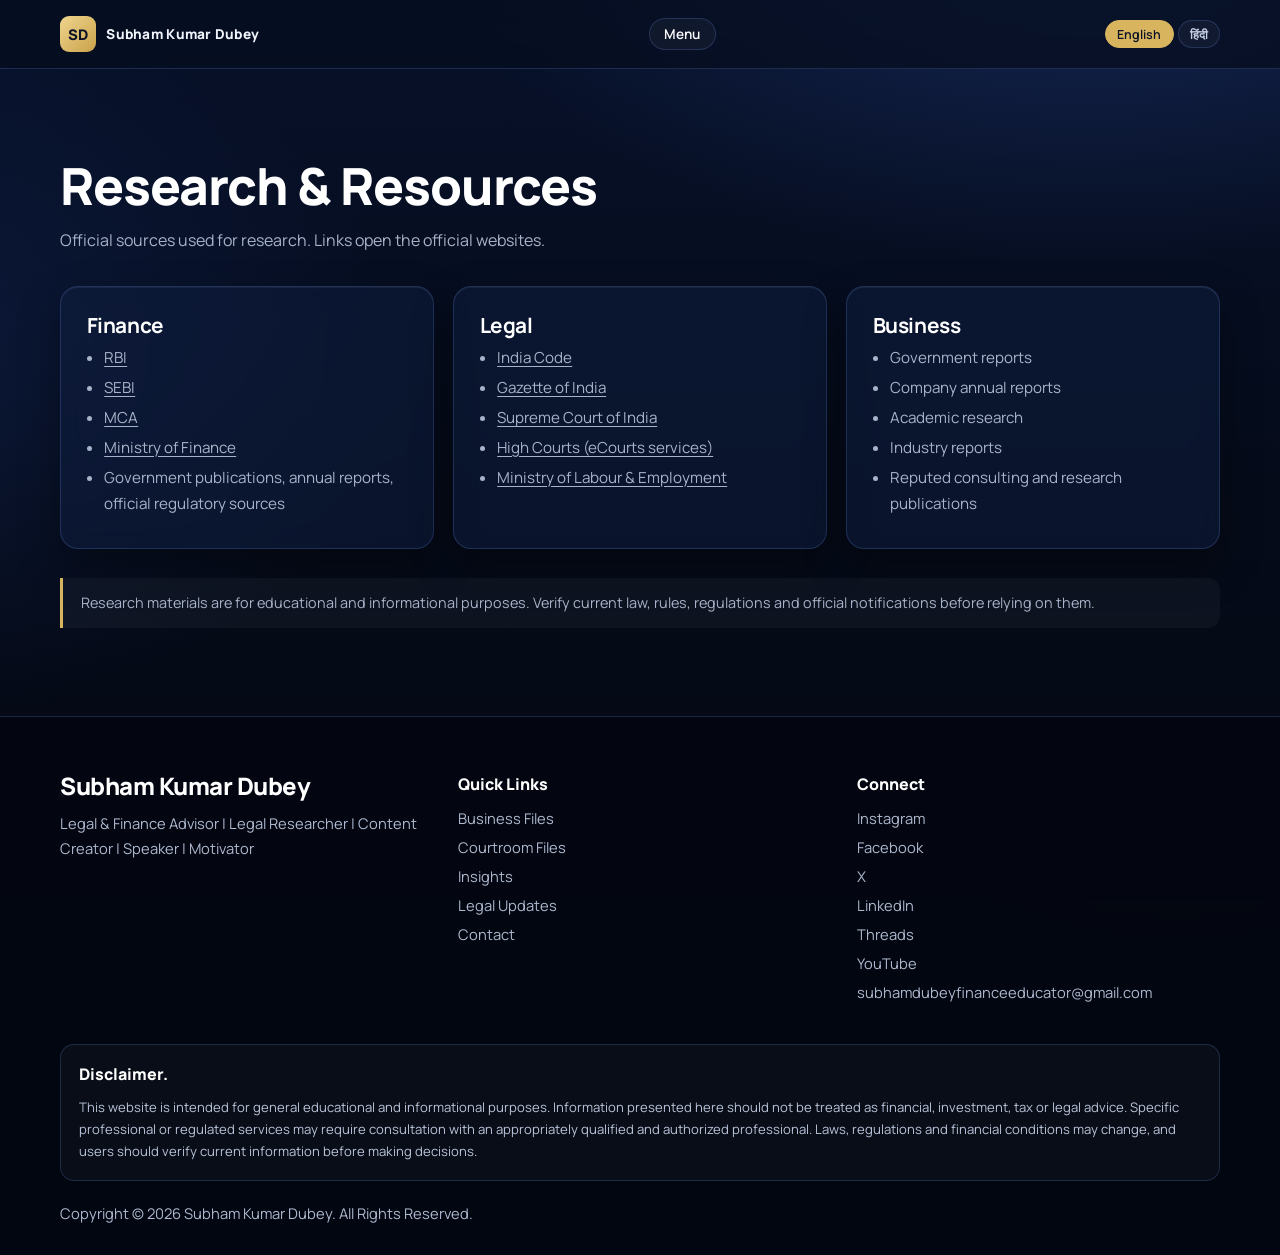
<file: resources.html>
<!DOCTYPE html>
<html lang="en"><head><meta charset="utf-8"><meta name="viewport" content="width=device-width, initial-scale=1">
<title>Research & Resources | Subham Kumar Dubey</title><meta name="description" content="Official finance, legal and business sources used for research.">
<link rel="canonical" href="https://subhamkumardubey.in/resources">
<link rel="icon" href="data:image/svg+xml,%3Csvg xmlns='http://www.w3.org/2000/svg' viewBox='0 0 64 64'%3E%3Crect width='64' height='64' rx='10' fill='%23050b19'/%3E%3Ctext x='32' y='43' font-family='Georgia' font-size='30' font-weight='700' text-anchor='middle' fill='%23c9a85c'%3ESD%3C/text%3E%3C/svg%3E">
<meta property="og:type" content="website"><meta property="og:site_name" content="Subham Kumar Dubey"><meta property="og:title" content="Research & Resources | Subham Kumar Dubey"><meta property="og:description" content="Official finance, legal and business sources used for research."><meta property="og:url" content="https://subhamkumardubey.in/resources"><meta property="og:image" content="https://subhamkumardubey.in/subham.jpg"><meta name="theme-color" content="#050b19">
<link rel="preconnect" href="https://fonts.googleapis.com"><link rel="preconnect" href="https://fonts.gstatic.com" crossorigin>
<link href="https://fonts.googleapis.com/css2?family=Manrope:wght@400;500;600;700;800&display=swap" rel="stylesheet">
<script>document.documentElement.classList.add('js')</script><link rel="stylesheet" href="/style.css">
<link rel="icon" type="image/png" href="/favicon.png"><script src="/updates.js"></script></head>
<body>
<div id="notice" class="notice" role="status" hidden></div>
<header><div class="w bar"><a class="logo" href="/" aria-label="Subham Kumar Dubey - Home"><svg viewBox="0 0 64 64" aria-hidden="true"><defs><linearGradient id="lg" x1="0" y1="0" x2="1" y2="1"><stop offset="0" stop-color="#f0d58e"/><stop offset="1" stop-color="#c9a24a"/></linearGradient></defs><rect width="64" height="64" rx="16" fill="url(#lg)"/><text x="32" y="43" font-family="Manrope,Arial,sans-serif" font-size="26" font-weight="800" text-anchor="middle" fill="#0a1226">SD</text></svg><span>Subham Kumar Dubey</span></a>
<button id="mb" aria-expanded="false" aria-controls="nav">Menu</button>
<nav id="nav" aria-label="Main"><ul><li><a href="/" data-i="home">Home</a></li><li><a href="/about" data-i="about">About</a></li><li><a href="/expertise" data-i="svc">Expertise</a></li><li><a href="/business-files" data-i="bf">Business Files</a></li><li><a href="/courtroom-files" data-i="cf">Courtroom Files</a></li><li><a href="/#updates" data-i="lu">Legal Updates</a></li><li><a href="/insights" data-i="ins">Insights</a></li><li><a href="/resources" data-i="res">Resources</a></li><li><a href="/speaking" data-i="spk">Speaking</a></li><li><a href="/contact" data-i="con">Contact</a></li></ul></nav>
<div class="lang" role="group" aria-label="Language"><button data-l="en" aria-pressed="true">English</button><button data-l="hi" aria-pressed="false" lang="hi">हिंदी</button></div></div></header>
<main id="main">
<section id="resources" ><div class="w"><h1 class="ph1">Research &amp; Resources</h1><p class="lead">Official sources used for research. Links open the official websites.</p>
<div class="grid lk" style="grid-template-columns:repeat(auto-fit,minmax(280px,1fr))">
<div class="card"><h3>Finance</h3><ul><li><a href="https://www.rbi.org.in/" target="_blank" rel="noopener">RBI</a></li><li><a href="https://www.sebi.gov.in/" target="_blank" rel="noopener">SEBI</a></li><li><a href="https://www.mca.gov.in/" target="_blank" rel="noopener">MCA</a></li><li><a href="https://finmin.nic.in/" target="_blank" rel="noopener">Ministry of Finance</a></li><li>Government publications, annual reports, official regulatory sources</li></ul></div>
<div class="card"><h3>Legal</h3><ul><li><a href="https://www.indiacode.nic.in/" target="_blank" rel="noopener">India Code</a></li><li><a href="https://egazette.gov.in/" target="_blank" rel="noopener">Gazette of India</a></li><li><a href="https://www.sci.gov.in/" target="_blank" rel="noopener">Supreme Court of India</a></li><li><a href="https://hcservices.ecourts.gov.in/" target="_blank" rel="noopener">High Courts (eCourts services)</a></li><li><a href="https://labour.gov.in/" target="_blank" rel="noopener">Ministry of Labour &amp; Employment</a></li></ul></div>
<div class="card"><h3>Business</h3><ul><li>Government reports</li><li>Company annual reports</li><li>Academic research</li><li>Industry reports</li><li>Reputed consulting and research publications</li></ul></div></div>
<p class="note">Research materials are for educational and informational purposes. Verify current law, rules, regulations and official notifications before relying on them.</p></div></section>
</main>
<footer><div class="w"><div class="grid"><div><h2>Subham Kumar Dubey</h2><p>Legal &amp; Finance Advisor | Legal Researcher | Content Creator | Speaker | Motivator</p></div>
<div><strong>Quick Links</strong><ul><li><a href="/business-files">Business Files</a></li><li><a href="/courtroom-files">Courtroom Files</a></li><li><a href="/insights">Insights</a></li><li><a href="/legal-updates">Legal Updates</a></li><li><a href="/contact">Contact</a></li></ul></div>
<div><strong>Connect</strong><ul><li><a href="https://www.instagram.com/subhamdubeymotivator" target="_blank" rel="noopener me">Instagram</a></li><li><a href="https://www.facebook.com/share/19aoQWKmmm/" target="_blank" rel="noopener me">Facebook</a></li><li><a href="https://x.com/subhamdubey96" target="_blank" rel="noopener me">X</a></li><li><a href="https://www.linkedin.com/in/subham-kumar-dubey-440105163" target="_blank" rel="noopener me">LinkedIn</a></li><li><a href="https://www.threads.com/@subhamdubeymotivator" target="_blank" rel="noopener me">Threads</a></li><li><a href="https://youtube.com/@mrsubhamdubey" target="_blank" rel="noopener me">YouTube</a></li><li><a href="mailto:subhamdubeyfinanceeducator@gmail.com">subhamdubeyfinanceeducator@gmail.com</a></li></ul></div></div>
<p class="disc" id="disclaimer"><strong>Disclaimer.</strong> This website is intended for general educational and informational purposes. Information presented here should not be treated as financial, investment, tax or legal advice. Specific professional or regulated services may require consultation with an appropriately qualified and authorized professional. Laws, regulations and financial conditions may change, and users should verify current information before making decisions.</p>
<p>Copyright © <span id="yr">2026</span> Subham Kumar Dubey. All Rights Reserved.</p></div></footer>
<script src="/main.js"></script></body></html>
</file>
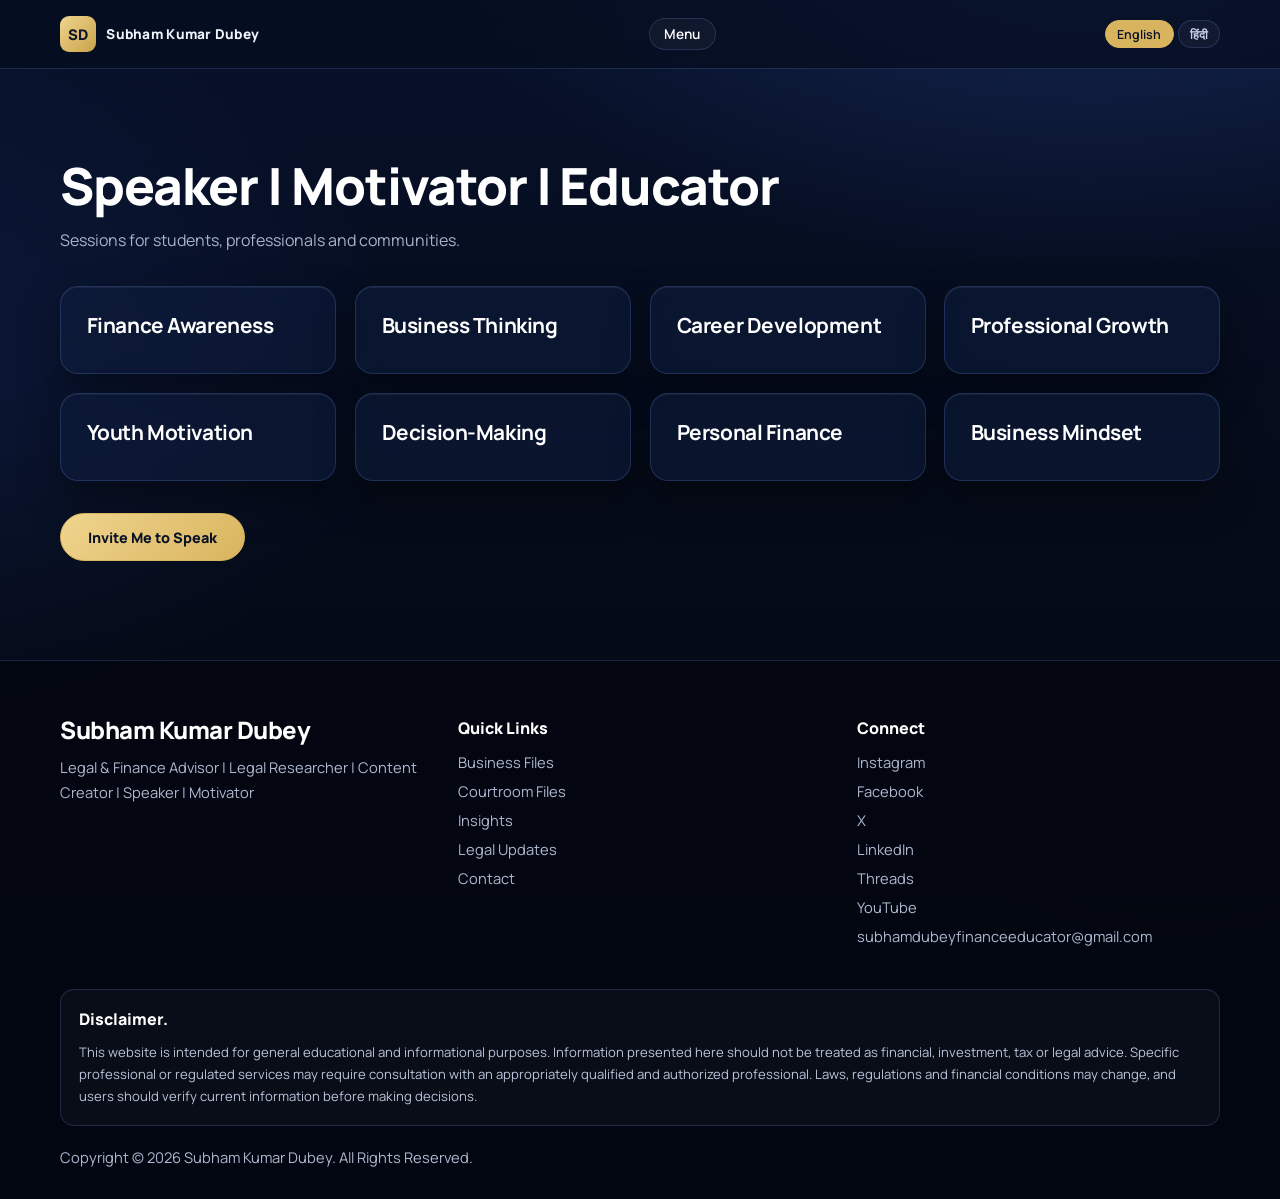
<file: speaking.html>
<!DOCTYPE html>
<html lang="en"><head><meta charset="utf-8"><meta name="viewport" content="width=device-width, initial-scale=1">
<title>Speaking | Subham Kumar Dubey</title><meta name="description" content="Speaker, motivator and educator on finance awareness, business thinking, career development and more.">
<link rel="canonical" href="https://subhamkumardubey.in/speaking">
<link rel="icon" href="data:image/svg+xml,%3Csvg xmlns='http://www.w3.org/2000/svg' viewBox='0 0 64 64'%3E%3Crect width='64' height='64' rx='10' fill='%23050b19'/%3E%3Ctext x='32' y='43' font-family='Georgia' font-size='30' font-weight='700' text-anchor='middle' fill='%23c9a85c'%3ESD%3C/text%3E%3C/svg%3E">
<meta property="og:type" content="website"><meta property="og:site_name" content="Subham Kumar Dubey"><meta property="og:title" content="Speaking | Subham Kumar Dubey"><meta property="og:description" content="Speaker, motivator and educator on finance awareness, business thinking, career development and more."><meta property="og:url" content="https://subhamkumardubey.in/speaking"><meta property="og:image" content="https://subhamkumardubey.in/subham.jpg"><meta name="theme-color" content="#050b19">
<link rel="preconnect" href="https://fonts.googleapis.com"><link rel="preconnect" href="https://fonts.gstatic.com" crossorigin>
<link href="https://fonts.googleapis.com/css2?family=Manrope:wght@400;500;600;700;800&display=swap" rel="stylesheet">
<script>document.documentElement.classList.add('js')</script><link rel="stylesheet" href="/style.css">
<link rel="icon" type="image/png" href="/favicon.png"><script src="/updates.js"></script></head>
<body>
<div id="notice" class="notice" role="status" hidden></div>
<header><div class="w bar"><a class="logo" href="/" aria-label="Subham Kumar Dubey - Home"><svg viewBox="0 0 64 64" aria-hidden="true"><defs><linearGradient id="lg" x1="0" y1="0" x2="1" y2="1"><stop offset="0" stop-color="#f0d58e"/><stop offset="1" stop-color="#c9a24a"/></linearGradient></defs><rect width="64" height="64" rx="16" fill="url(#lg)"/><text x="32" y="43" font-family="Manrope,Arial,sans-serif" font-size="26" font-weight="800" text-anchor="middle" fill="#0a1226">SD</text></svg><span>Subham Kumar Dubey</span></a>
<button id="mb" aria-expanded="false" aria-controls="nav">Menu</button>
<nav id="nav" aria-label="Main"><ul><li><a href="/" data-i="home">Home</a></li><li><a href="/about" data-i="about">About</a></li><li><a href="/expertise" data-i="svc">Expertise</a></li><li><a href="/business-files" data-i="bf">Business Files</a></li><li><a href="/courtroom-files" data-i="cf">Courtroom Files</a></li><li><a href="/#updates" data-i="lu">Legal Updates</a></li><li><a href="/insights" data-i="ins">Insights</a></li><li><a href="/resources" data-i="res">Resources</a></li><li><a href="/speaking" data-i="spk">Speaking</a></li><li><a href="/contact" data-i="con">Contact</a></li></ul></nav>
<div class="lang" role="group" aria-label="Language"><button data-l="en" aria-pressed="true">English</button><button data-l="hi" aria-pressed="false" lang="hi">हिंदी</button></div></div></header>
<main id="main">
<section id="speaking"><div class="w"><h1 class="ph1">Speaker | Motivator | Educator</h1><p class="lead">Sessions for students, professionals and communities.</p>
<div class="grid" style="margin-bottom:2rem"><div class="card"><h3>Finance Awareness</h3></div><div class="card"><h3>Business Thinking</h3></div><div class="card"><h3>Career Development</h3></div><div class="card"><h3>Professional Growth</h3></div><div class="card"><h3>Youth Motivation</h3></div><div class="card"><h3>Decision-Making</h3></div><div class="card"><h3>Personal Finance</h3></div><div class="card"><h3>Business Mindset</h3></div></div>
<a class="btn d" href="mailto:subhamdubeyfinanceeducator@gmail.com?subject=Speaking%20invitation">Invite Me to Speak</a></div></section>
</main>
<footer><div class="w"><div class="grid"><div><h2>Subham Kumar Dubey</h2><p>Legal &amp; Finance Advisor | Legal Researcher | Content Creator | Speaker | Motivator</p></div>
<div><strong>Quick Links</strong><ul><li><a href="/business-files">Business Files</a></li><li><a href="/courtroom-files">Courtroom Files</a></li><li><a href="/insights">Insights</a></li><li><a href="/legal-updates">Legal Updates</a></li><li><a href="/contact">Contact</a></li></ul></div>
<div><strong>Connect</strong><ul><li><a href="https://www.instagram.com/subhamdubeymotivator" target="_blank" rel="noopener me">Instagram</a></li><li><a href="https://www.facebook.com/share/19aoQWKmmm/" target="_blank" rel="noopener me">Facebook</a></li><li><a href="https://x.com/subhamdubey96" target="_blank" rel="noopener me">X</a></li><li><a href="https://www.linkedin.com/in/subham-kumar-dubey-440105163" target="_blank" rel="noopener me">LinkedIn</a></li><li><a href="https://www.threads.com/@subhamdubeymotivator" target="_blank" rel="noopener me">Threads</a></li><li><a href="https://youtube.com/@mrsubhamdubey" target="_blank" rel="noopener me">YouTube</a></li><li><a href="mailto:subhamdubeyfinanceeducator@gmail.com">subhamdubeyfinanceeducator@gmail.com</a></li></ul></div></div>
<p class="disc" id="disclaimer"><strong>Disclaimer.</strong> This website is intended for general educational and informational purposes. Information presented here should not be treated as financial, investment, tax or legal advice. Specific professional or regulated services may require consultation with an appropriately qualified and authorized professional. Laws, regulations and financial conditions may change, and users should verify current information before making decisions.</p>
<p>Copyright © <span id="yr">2026</span> Subham Kumar Dubey. All Rights Reserved.</p></div></footer>
<script src="/main.js"></script></body></html>
</file>
<file: style.css>
/* Subham Kumar Dubey - dark glass design system */
:root{--ink:#050b19;--navy:#0a1630;--navy2:#0f2147;--blue:#6f9bff;--gold:#d8b45e;--gold2:#f0d58e;--text:#f1f4fb;--muted:#a8b3c9;--line:rgba(120,160,255,.2);--glass:rgba(16,30,62,.55);--glass2:rgba(22,40,80,.7);--r:18px;--sans:'Manrope',system-ui,-apple-system,'Segoe UI','Noto Sans Devanagari',sans-serif}
*{box-sizing:border-box;margin:0}html{scroll-behavior:smooth;scroll-padding-top:84px;background:var(--ink)}
body{font:400 1rem/1.7 var(--sans);color:var(--text);background:radial-gradient(1100px 600px at 85% -10%,rgba(60,100,200,.28),transparent 60%),radial-gradient(900px 600px at -10% 40%,rgba(30,60,140,.25),transparent 60%),linear-gradient(180deg,#07112a 0%,#050b19 55%,#040813 100%);background-attachment:fixed;-webkit-font-smoothing:antialiased;overflow-x:hidden}
img{max-width:100%;display:block}a{color:inherit}:focus-visible{outline:3px solid var(--gold);outline-offset:3px;border-radius:6px}
.w{width:min(1160px,92%);margin:auto}section{padding:clamp(3rem,7vw,5.5rem) 0}
h1,h2,h3{font-family:var(--sans);font-weight:800;line-height:1.12;letter-spacing:-.02em;color:#fff}
h1{font-size:clamp(2.3rem,5.6vw,4.1rem);margin:.6rem 0 1rem}h2{font-size:clamp(1.7rem,3.8vw,2.55rem);margin-bottom:.7rem}h3{font-size:clamp(1.12rem,2vw,1.3rem);margin-bottom:.5rem;font-weight:700}
h1.ph1{font-size:clamp(2rem,5vw,3.2rem);margin:0 0 .8rem}
.lead{color:var(--muted);max-width:64ch;margin-bottom:2rem}
.gold{color:var(--gold)}
/* glass */
.card,.glass{background:var(--glass);border:1px solid var(--line);border-radius:var(--r);backdrop-filter:blur(12px);-webkit-backdrop-filter:blur(12px);box-shadow:0 18px 40px rgba(0,0,0,.35),inset 0 1px 0 rgba(255,255,255,.06)}
.card{padding:1.7rem 1.6rem;transition:transform .3s,border-color .3s,background .3s}
.card:hover{transform:translateY(-4px);border-color:rgba(216,180,94,.55);background:var(--glass2)}
.card ul{padding-left:1.1rem;color:var(--muted);font-size:.95rem}.card li{margin:.25rem 0}
.sf,.dk{background:none;color:inherit}
.grid{display:grid;gap:1.2rem;grid-template-columns:repeat(auto-fit,minmax(250px,1fr))}
.tag{color:var(--gold);font-weight:700;letter-spacing:.01em;margin-bottom:.5rem}
/* buttons */
.btn{display:inline-block;padding:.85rem 1.7rem;background:linear-gradient(135deg,var(--gold2),var(--gold));color:#0a1226;text-decoration:none;font:800 .9rem var(--sans);border:1px solid var(--gold);border-radius:999px;cursor:pointer;transition:transform .25s,box-shadow .25s,background .25s,color .25s;margin:0 .4rem .7rem 0}
.btn:hover{transform:translateY(-2px);box-shadow:0 10px 26px rgba(216,180,94,.3)}
.btn.o{background:rgba(255,255,255,.04);color:var(--text);border-color:var(--line)}.btn.o:hover{border-color:var(--gold);color:var(--gold2);box-shadow:none}
.btn.d{background:linear-gradient(135deg,var(--gold2),var(--gold));color:#0a1226}
/* header */
.notice{background:var(--navy2);color:#fff;text-align:center;padding:.6rem 4%;font-size:.9rem;border-bottom:1px solid var(--line)}.notice a{font-weight:700;color:var(--gold2)}
header{position:sticky;top:0;z-index:50;background:rgba(6,13,30,.72);backdrop-filter:blur(14px);-webkit-backdrop-filter:blur(14px);border-bottom:1px solid var(--line);transition:box-shadow .3s}
header.scrolled{box-shadow:0 10px 30px rgba(0,0,0,.45)}
.bar{display:flex;align-items:center;justify-content:space-between;height:68px;gap:.8rem}
.logo{white-space:nowrap;display:inline-flex;align-items:center;gap:.65rem;text-decoration:none;font:800 .85rem/1.2 var(--sans);letter-spacing:.02em}.logo svg{width:36px;height:36px;flex:none}
nav ul{display:flex;gap:1.05rem;list-style:none;padding:0;font-size:.82rem;font-weight:600}nav a{text-decoration:none;color:#c6d0e6;position:relative;padding:.3rem 0;white-space:nowrap}
nav a:after{content:"";position:absolute;left:0;bottom:0;height:2px;width:100%;background:var(--gold);transform:scaleX(0);transform-origin:left;transition:transform .3s}
nav a:hover:after,nav a[aria-current=page]:after{transform:scaleX(1)}nav a:hover,nav a[aria-current=page]{color:#fff}
.lang{display:flex;gap:.25rem}.lang button{background:rgba(255,255,255,.04);border:1px solid var(--line);color:#c6d0e6;padding:.28rem .7rem;cursor:pointer;border-radius:999px;font:600 .78rem var(--sans)}.lang button[aria-pressed=true]{background:var(--gold);color:#0a1226;border-color:var(--gold)}
#mb{display:none;background:rgba(255,255,255,.04);border:1px solid var(--line);color:#fff;padding:.4rem .9rem;border-radius:999px;font:600 .85rem var(--sans);cursor:pointer}
@media(max-width:1290px){#mb{display:block}nav{display:none;position:absolute;top:68px;left:0;right:0;background:rgba(6,13,30,.97);padding:1.2rem 4%;border-bottom:1px solid var(--line);box-shadow:0 20px 30px rgba(0,0,0,.5)}nav.open{display:block}nav ul{flex-direction:column;gap:.9rem;font-size:1rem}}
@media(max-width:520px){.logo span{display:none}}
/* hero */
.hero{position:relative;overflow:hidden;padding:clamp(2rem,5vw,4.5rem) 0 clamp(2.5rem,6vw,5rem)}
.hero>.w{display:grid;grid-template-columns:1.2fr .9fr;gap:clamp(1.5rem,4vw,3.5rem);align-items:center}
.role{color:var(--gold2);font-weight:700;font-size:.95rem;letter-spacing:.01em;max-width:46ch}
.hero h1{margin-top:.8rem}.hero .quote{color:var(--text);font-size:clamp(1.05rem,2vw,1.25rem);max-width:46ch;margin:0 0 1.4rem;padding-left:1rem;border-left:3px solid var(--gold)}
.hero p.s{color:var(--muted);max-width:56ch;margin-bottom:1.6rem}
.ph{position:relative;isolation:isolate;margin:0;justify-self:center;width:min(100%,430px)}
.ph:before{content:"";position:absolute;inset:-14px -14px 14px 14px;border:1px solid rgba(216,180,94,.55);border-radius:26px;z-index:-1}
.ph:after{content:"";position:absolute;inset:auto -30px -30px auto;width:70%;height:70%;background:radial-gradient(closest-side,rgba(90,140,255,.35),transparent);z-index:-2}
.ph img{width:100%;height:auto;aspect-ratio:3/4;object-fit:cover;object-position:50% 18%;border-radius:22px;border:1px solid var(--line);box-shadow:0 30px 60px rgba(0,0,0,.55)}
@media(max-width:820px){.hero>.w{grid-template-columns:1fr}.ph{order:-1;width:min(62vw,270px)}.ph:before{inset:-10px -10px 10px 10px}.ph img{max-height:42svh;width:100%}}
@media(prefers-reduced-motion:no-preference){}
.stats{display:flex;flex-wrap:wrap;gap:.7rem;margin-top:.6rem}.stats span{background:var(--glass);border:1px solid var(--line);border-radius:999px;padding:.35rem .9rem;font-size:.84rem;color:#d7deef}.stats b{color:var(--gold2)}
/* section head */
.sh{display:flex;justify-content:space-between;align-items:end;gap:1rem;flex-wrap:wrap;margin-bottom:1.6rem}.sh .lead{margin:0}
.ico{width:46px;height:46px;border-radius:14px;display:grid;place-items:center;background:rgba(216,180,94,.12);border:1px solid rgba(216,180,94,.4);color:var(--gold2);margin-bottom:.9rem}.ico svg{width:24px;height:24px;fill:none;stroke:currentColor;stroke-width:1.7;stroke-linecap:round;stroke-linejoin:round}
/* courtroom accordion */
.cats{display:grid;grid-template-columns:repeat(2,1fr);gap:1.1rem;align-items:start}@media(max-width:820px){.cats{grid-template-columns:1fr}}
.cat{background:var(--glass);border:1px solid var(--line);border-radius:var(--r);backdrop-filter:blur(10px);-webkit-backdrop-filter:blur(10px);box-shadow:0 14px 34px rgba(0,0,0,.3);transition:border-color .3s,background .3s}
.cat:hover,.cat[open]{border-color:rgba(216,180,94,.55)}.cat[open]{background:var(--glass2)}
.cat summary{list-style:none;cursor:pointer;display:flex;gap:1rem;align-items:center;padding:1.1rem 1.2rem;border-radius:var(--r)}.cat summary::-webkit-details-marker{display:none}
.cat .ltr{flex:none;width:48px;height:48px;border-radius:14px;display:grid;place-items:center;background:linear-gradient(135deg,var(--gold2),var(--gold));color:#0a1226;font:800 1.35rem var(--sans)}
.cat .ct{flex:1;min-width:0}.cat .ct strong{display:block;font:800 1rem/1.25 var(--sans);color:#fff;overflow-wrap:anywhere}.cat .ct small{color:var(--muted);font-size:.8rem}
.cat .ic{flex:none;width:30px;height:30px;color:var(--gold2);fill:none;stroke:currentColor;stroke-width:1.7;stroke-linecap:round;stroke-linejoin:round}
.cat .chev{flex:none;width:22px;height:22px;color:var(--muted);transition:transform .3s;fill:none;stroke:currentColor;stroke-width:2;stroke-linecap:round;stroke-linejoin:round}.cat[open] .chev{transform:rotate(180deg)}
.cat ol{margin:0;padding:.2rem 1.2rem 1.2rem 3.4rem;color:#d3dbec;font-size:.95rem;display:grid;gap:.35rem}.cat ol li{padding-left:.3rem;overflow-wrap:anywhere}.cat ol li::marker{color:var(--gold);font-weight:700}
.tools{display:flex;gap:.6rem;flex-wrap:wrap;margin-bottom:1.2rem}.tools button{font:700 .82rem var(--sans);background:rgba(255,255,255,.04);color:var(--text);border:1px solid var(--line);border-radius:999px;padding:.45rem 1rem;cursor:pointer}.tools button:hover{border-color:var(--gold);color:var(--gold2)}
.chips{display:grid;grid-template-columns:repeat(auto-fill,minmax(210px,1fr));gap:.7rem}
.chips a{display:flex;align-items:center;gap:.7rem;text-decoration:none;padding:.7rem .9rem;border-radius:14px;background:var(--glass);border:1px solid var(--line);font-weight:600;font-size:.88rem;line-height:1.3;transition:border-color .25s,transform .25s}.chips a:hover{border-color:var(--gold);transform:translateY(-2px)}
.chips b{flex:none;width:32px;height:32px;border-radius:10px;display:grid;place-items:center;background:rgba(216,180,94,.14);color:var(--gold2);border:1px solid rgba(216,180,94,.4)}
.feature{display:grid;grid-template-columns:1.4fr .8fr;gap:clamp(1.2rem,3vw,2.4rem);align-items:center;padding:clamp(1.3rem,3vw,2.2rem)}@media(max-width:820px){.feature{grid-template-columns:1fr}.feature .vis{order:-1;max-width:260px}}
.vis{position:relative;margin:0;justify-self:center;max-width:300px;width:100%}.vis img{width:100%;height:auto;border-radius:18px;border:1px solid var(--line)}
.vis:after{content:"";position:absolute;inset:0;border-radius:18px;background:linear-gradient(180deg,transparent 55%,rgba(5,11,25,.75));pointer-events:none}
.pagehead{display:grid;grid-template-columns:1.5fr .6fr;gap:2rem;align-items:center}@media(max-width:820px){.pagehead{grid-template-columns:1fr}.pagehead .vis{max-width:200px}}
/* about */
.fnd{display:grid;grid-template-columns:.75fr 1.5fr;gap:clamp(1.4rem,4vw,3rem);align-items:center}@media(max-width:820px){.fnd{grid-template-columns:1fr}.fnd .ph{width:min(60vw,250px)}}
.edu{display:grid;grid-template-columns:repeat(auto-fit,minmax(230px,1fr));gap:1.1rem}.edu .card{display:flex;flex-direction:column;gap:.5rem;min-height:130px;justify-content:center}.edu h3{margin:0}.edu .pill{align-self:flex-start;font-size:.75rem;font-weight:700;color:var(--gold2);border:1px solid rgba(216,180,94,.45);border-radius:999px;padding:.1rem .65rem}
.cert{position:relative;overflow:hidden;display:grid;grid-template-columns:auto 1fr;gap:clamp(1.2rem,4vw,3rem);align-items:center;padding:clamp(1.5rem,4vw,2.6rem);border-color:rgba(216,180,94,.45)}
.cert:before{content:"";position:absolute;inset:0;background:radial-gradient(500px 240px at 12% 0%,rgba(216,180,94,.18),transparent 70%);pointer-events:none}
@media(max-width:700px){.cert{grid-template-columns:1fr}}
.big{font:800 clamp(3.6rem,10vw,6rem)/1 var(--sans);background:linear-gradient(135deg,var(--gold2),var(--gold) 60%,#a9863a);-webkit-background-clip:text;background-clip:text;color:transparent;letter-spacing:-.04em;position:relative}
.cert h3{font-size:clamp(1.25rem,2.6vw,1.7rem)}.cert .row{display:flex;gap:.6rem;margin-top:1rem}.cert .row .ico{margin:0}
@media(prefers-reduced-motion:no-preference){.big{background-size:200% 100%;animation:sheen 5s ease-in-out infinite alternate}@keyframes sheen{from{background-position:0 0}to{background-position:100% 0}}}
.sk h3{font-size:1.1rem;color:var(--gold2)}.sk ul{list-style:none;padding:0;display:flex;flex-wrap:wrap;gap:.45rem}.sk li{background:rgba(255,255,255,.05);border:1px solid var(--line);border-radius:999px;padding:.25rem .85rem;font-size:.86rem;color:#dbe3f3}
.skg{display:grid;grid-template-columns:repeat(auto-fit,minmax(260px,1fr));gap:1.2rem}
.note{font-size:.9rem;color:var(--muted);border-left:3px solid var(--gold);padding:.8rem 1.1rem;margin-top:1.8rem;background:rgba(255,255,255,.04);border-radius:0 12px 12px 0}
.demo{font-size:.74rem;border:1px dashed var(--muted);border-radius:999px;padding:.1rem .6rem;color:var(--muted)}
/* misc content blocks */
.chain{display:flex;flex-wrap:wrap;gap:.5rem;margin:1.2rem 0 1.8rem;font-size:.88rem}.chain span{border:1px solid var(--line);background:var(--glass);color:#fff;padding:.3rem .9rem;border-radius:999px}
.vid{display:grid;grid-template-columns:1.2fr 1fr;gap:2.2rem;align-items:center;margin-top:2.5rem}@media(max-width:800px){.vid{grid-template-columns:1fr}}
.v{position:relative;aspect-ratio:16/9;background:#000;overflow:hidden;border-radius:var(--r);border:1px solid var(--line);box-shadow:0 24px 50px rgba(0,0,0,.5)}.v iframe,.v img{position:absolute;inset:0;width:100%;height:100%;border:0;object-fit:cover}
.v button{position:absolute;inset:0;width:100%;background:rgba(5,11,25,.5);border:0;cursor:pointer;color:#fff;font:700 .9rem var(--sans)}.v button b{display:inline-grid;place-items:center;width:66px;height:66px;border-radius:50%;background:var(--gold);color:#0a1226;font-size:1.5rem;margin-bottom:.4rem;transition:transform .3s}.v button:hover b{transform:scale(1.1)}
.fw{display:grid;grid-template-columns:repeat(5,1fr);gap:1.1rem}@media(max-width:900px){.fw{grid-template-columns:1fr 1fr}}@media(max-width:560px){.fw{grid-template-columns:1fr}}
.fw div{background:var(--glass);border:1px solid var(--line);border-radius:var(--r);padding:1.2rem}.fw b{font:800 1.8rem var(--sans);color:var(--gold)}.fw p{font-size:.92rem;color:var(--muted)}
.item{display:grid;gap:.4rem}.item .meta{font-size:.82rem;color:var(--muted)}.item img.pic{max-width:100%;max-height:380px;object-fit:contain;border:1px solid var(--line);border-radius:12px;background:#fff}.item a.src{font-weight:700;color:var(--gold2);font-size:.92rem}
.lk a{color:inherit;text-decoration:underline;text-underline-offset:3px}.lk a:hover{color:var(--gold2)}
/* forms and social */
form{display:grid;gap:1.1rem}label{display:block;font-weight:600;font-size:.88rem;margin-bottom:.25rem}
input,textarea{width:100%;padding:.85rem 1rem;border:1px solid var(--line);background:rgba(255,255,255,.05);color:#fff;font:inherit;border-radius:12px}input:focus,textarea:focus{border-color:var(--gold);outline:none;box-shadow:0 0 0 3px rgba(216,180,94,.25)}
.soc{display:flex;gap:.6rem;flex-wrap:wrap;list-style:none;padding:0}.soc a{display:inline-flex;border:1px solid var(--line);background:var(--glass);padding:.45rem 1rem;border-radius:999px;text-decoration:none;font-size:.86rem;font-weight:600;transition:border-color .25s,color .25s}.soc a:hover{border-color:var(--gold);color:var(--gold2)}
.cta{text-align:center;padding:clamp(1.8rem,5vw,3rem)}.cta .lead{margin:0 auto 1.4rem}
/* footer */
footer{background:rgba(3,7,16,.85);border-top:1px solid var(--line);color:#aeb9cf;padding:3.5rem 0 1.8rem;font-size:.92rem}footer h2{font-size:1.5rem;color:#fff}footer strong{font:800 1rem var(--sans);display:block;margin-bottom:.7rem;color:#fff}
footer ul{list-style:none;padding:0}footer li{margin:.25rem 0}footer a{text-decoration:none}footer a:hover{color:var(--gold2);text-decoration:underline}footer .grid{grid-template-columns:repeat(auto-fit,minmax(230px,1fr));gap:2.2rem}
.disc{border:1px solid var(--line);border-radius:14px;padding:1.1rem;margin:2.2rem 0 1.2rem;font-size:.82rem;color:#b9c4da;background:rgba(255,255,255,.03)}
main{min-height:62vh}
@media(prefers-reduced-motion:reduce){html{scroll-behavior:auto}*{animation:none!important;transition:none!important}}
.sr{position:absolute;width:1px;height:1px;overflow:hidden;clip:rect(0 0 0 0);white-space:nowrap}

.cats .col{display:grid;gap:1.1rem;align-content:start}
/* ---------- motion ---------- */
@media(prefers-reduced-motion:no-preference){
.js .rv{opacity:0;transform:translateY(34px);filter:blur(6px);transition:opacity .9s cubic-bezier(.2,.7,.2,1),transform .9s cubic-bezier(.2,.7,.2,1),filter .9s;transition-delay:var(--rd,0s);will-change:transform,opacity}
.js .rv.in{opacity:1;transform:none;filter:none}
.js .rv-l{transform:translateX(-40px)}.js .rv-r{transform:translateX(40px)}.js .rv-z{transform:scale(.92)}
.js .rv-img{opacity:0;transform:scale(1.06);clip-path:inset(0 0 100% 0 round 22px);transition:opacity .6s,clip-path 1.3s cubic-bezier(.2,.7,.2,1),transform 1.6s cubic-bezier(.2,.7,.2,1);transition-delay:var(--rd,0s)}
.js .rv-img.in{opacity:1;transform:none;clip-path:inset(0 0 0 0 round 22px)}
/* portrait floats gently, gold frame breathes */
.ph.in img,.ph img{animation:none}
.ph.float{animation:float 7s ease-in-out infinite}
@keyframes float{0%,100%{transform:translateY(0)}50%{transform:translateY(-10px)}}
.ph:before{animation:frame 5s ease-in-out infinite alternate}
@keyframes frame{from{border-color:rgba(216,180,94,.25);transform:translate(0,0)}to{border-color:rgba(240,213,142,.85);transform:translate(6px,-6px)}}
.ph:after{animation:glow 6s ease-in-out infinite alternate}
@keyframes glow{from{opacity:.5}to{opacity:1}}
/* moving aurora behind the page */
body:before{content:"";position:fixed;inset:-20%;z-index:-1;pointer-events:none;background:radial-gradient(500px 360px at 20% 30%,rgba(80,120,255,.16),transparent 70%),radial-gradient(520px 380px at 80% 70%,rgba(216,180,94,.1),transparent 70%);animation:aurora 22s ease-in-out infinite alternate}
@keyframes aurora{from{transform:translate3d(-4%,-2%,0)}to{transform:translate3d(5%,4%,0)}}
/* shimmer sweep on gold buttons */
.btn:not(.o){position:relative;overflow:hidden}.btn:not(.o):after{content:"";position:absolute;top:0;left:-70%;width:50%;height:100%;background:linear-gradient(100deg,transparent,rgba(255,255,255,.55),transparent);transform:skewX(-20deg);animation:sweep 4.5s ease-in-out infinite}
@keyframes sweep{0%,55%{left:-70%}100%{left:130%}}
/* cards: soft lift + gold edge light */
.card,.cat,.chips a{position:relative}
.card:hover,.cat:hover{box-shadow:0 22px 46px rgba(0,0,0,.45),0 0 0 1px rgba(216,180,94,.25)}
.ico{transition:transform .5s}.card:hover .ico{transform:rotate(-8deg) scale(1.1)}
.cat[open] ol li{animation:li .5s both}.cat[open] ol li:nth-child(1){animation-delay:.04s}.cat[open] ol li:nth-child(2){animation-delay:.08s}.cat[open] ol li:nth-child(3){animation-delay:.12s}.cat[open] ol li:nth-child(4){animation-delay:.16s}.cat[open] ol li:nth-child(5){animation-delay:.2s}.cat[open] ol li:nth-child(6){animation-delay:.24s}.cat[open] ol li:nth-child(7){animation-delay:.28s}.cat[open] ol li:nth-child(8){animation-delay:.32s}.cat[open] ol li:nth-child(9){animation-delay:.36s}.cat[open] ol li:nth-child(10){animation-delay:.4s}
@keyframes li{from{opacity:0;transform:translateX(-14px)}to{opacity:1;transform:none}}
.stats span{animation:pop .6s both}.stats span:nth-child(2){animation-delay:.12s}.stats span:nth-child(3){animation-delay:.24s}
@keyframes pop{from{opacity:0;transform:scale(.85)}to{opacity:1;transform:none}}
/* header drops in */
header{animation:drop .7s cubic-bezier(.2,.7,.2,1) both}@keyframes drop{from{transform:translateY(-100%)}to{transform:none}}
/* scroll progress bar */
#prog{position:fixed;top:0;left:0;height:3px;width:100%;background:linear-gradient(90deg,var(--gold),var(--gold2));transform:scaleX(0);transform-origin:left;z-index:60}
}
html,body{overflow-x:clip}
@media(max-width:820px){.js .rv-l,.js .rv-r{transform:translateY(28px)}}
.btn{vertical-align:top}
</file>
